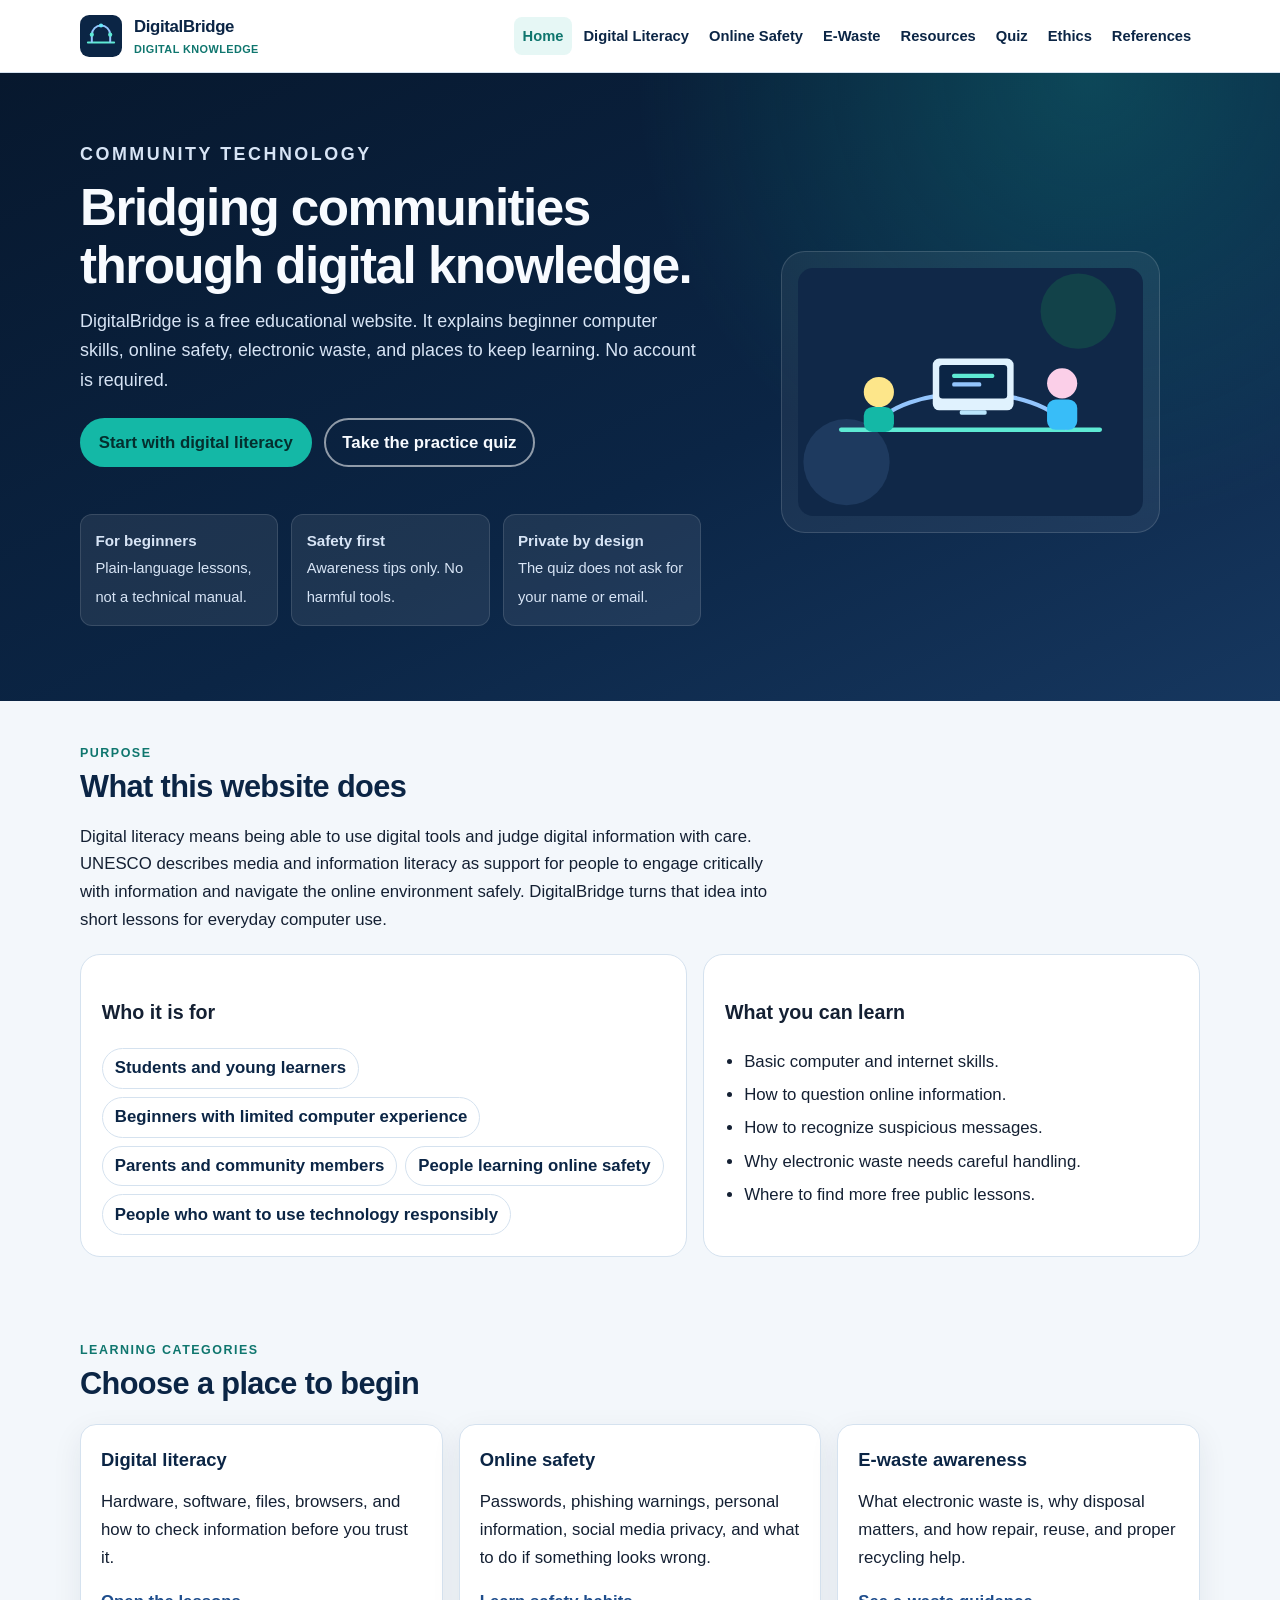
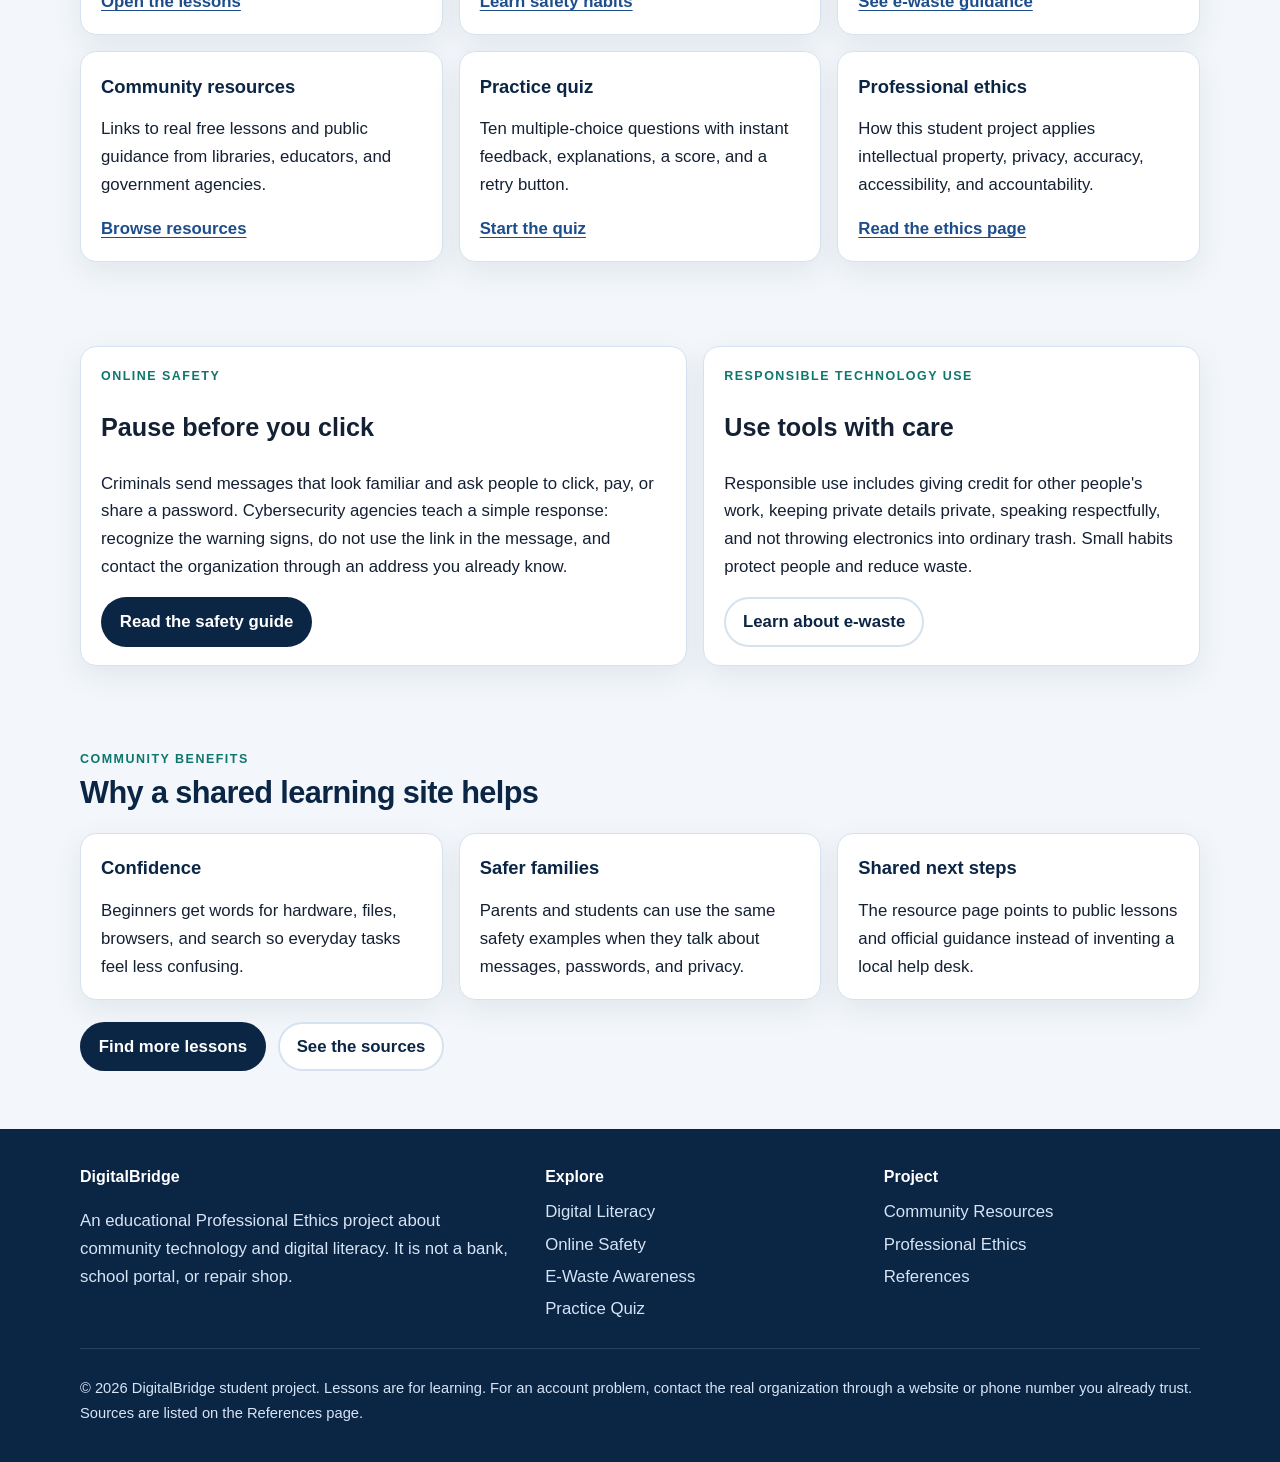
<file: digitalbridge/index.html>
<!DOCTYPE html>
<html lang="en">
<head>
  <meta charset="utf-8">
  <meta name="viewport" content="width=device-width, initial-scale=1">
  <title>DigitalBridge | Community Technology and Digital Literacy</title>
  <meta name="description" content="DigitalBridge helps students, beginners, parents, and communities learn digital skills, practice online safety, and use technology responsibly.">
  <link rel="icon" href="assets/icons/logo.svg" type="image/svg+xml">
  <link rel="stylesheet" href="css/style.css">
  <link rel="stylesheet" href="css/responsive.css">
</head>
<body class="page-home">
  <a class="skip-link" href="#main">Skip to content</a>
  <noscript>
    <p class="noscript-note">JavaScript is off. You can still read every page. The mobile menu button and the practice quiz need JavaScript.</p>
  </noscript>

  <header class="site-header">
    <div class="wrap header-inner">
      <a class="brand" href="index.html">
        <img src="assets/icons/logo.svg" alt="" width="42" height="42">
        <span>DigitalBridge<small>Digital knowledge</small></span>
      </a>
      <button class="nav-toggle" type="button" aria-expanded="false" aria-controls="site-nav">
        <span class="nav-toggle-bars" aria-hidden="true"></span>
        Menu
      </button>
      <nav class="site-nav" id="site-nav" aria-label="Primary">
        <ul>
          <li><a href="index.html" aria-current="page">Home</a></li>
          <li><a href="pages/digital-literacy.html">Digital Literacy</a></li>
          <li><a href="pages/online-safety.html">Online Safety</a></li>
          <li><a href="pages/e-waste.html">E-Waste</a></li>
          <li><a href="pages/community-resources.html">Resources</a></li>
          <li><a href="pages/quiz.html">Quiz</a></li>
          <li><a href="pages/ethics.html">Ethics</a></li>
          <li><a href="pages/references.html">References</a></li>
        </ul>
      </nav>
    </div>
  </header>

  <main id="main">
    <section class="hero">
      <div class="wrap hero-grid">
        <div>
          <p class="kicker">Community technology</p>
          <h1>Bridging communities through digital knowledge.</h1>
          <p class="lede">DigitalBridge is a free educational website. It explains beginner computer skills, online safety, electronic waste, and places to keep learning. No account is required.</p>
          <div class="actions">
            <a class="btn btn-primary" href="pages/digital-literacy.html">Start with digital literacy</a>
            <a class="btn btn-ghost" href="pages/quiz.html">Take the practice quiz</a>
          </div>
          <div class="promise-row">
            <p class="promise"><strong>For beginners</strong><span>Plain-language lessons, not a technical manual.</span></p>
            <p class="promise"><strong>Safety first</strong><span>Awareness tips only. No harmful tools.</span></p>
            <p class="promise"><strong>Private by design</strong><span>The quiz does not ask for your name or email.</span></p>
          </div>
        </div>
        <figure class="hero-figure">
          <img src="assets/images/hero-learning.svg" alt="Illustration of two learners connected by a bridge, with a laptop between them." width="640" height="460">
        </figure>
      </div>
    </section>

    <section>
      <div class="wrap">
        <div class="section-head">
          <p class="section-label">Purpose</p>
          <h2>What this website does</h2>
          <p>Digital literacy means being able to use digital tools and judge digital information with care. UNESCO describes media and information literacy as support for people to engage critically with information and navigate the online environment safely. DigitalBridge turns that idea into short lessons for everyday computer use.</p>
        </div>
        <div class="split">
          <article class="panel">
            <h3>Who it is for</h3>
            <ul class="audience">
              <li>Students and young learners</li>
              <li>Beginners with limited computer experience</li>
              <li>Parents and community members</li>
              <li>People learning online safety</li>
              <li>People who want to use technology responsibly</li>
            </ul>
          </article>
          <article class="panel">
            <h3>What you can learn</h3>
            <ul class="plain-list">
              <li>Basic computer and internet skills.</li>
              <li>How to question online information.</li>
              <li>How to recognize suspicious messages.</li>
              <li>Why electronic waste needs careful handling.</li>
              <li>Where to find more free public lessons.</li>
            </ul>
          </article>
        </div>
      </div>
    </section>

    <section>
      <div class="wrap">
        <div class="section-head">
          <p class="section-label">Learning categories</p>
          <h2>Choose a place to begin</h2>
        </div>
        <div class="grid-3">
          <article class="card">
            <h3>Digital literacy</h3>
            <p>Hardware, software, files, browsers, and how to check information before you trust it.</p>
            <a class="more" href="pages/digital-literacy.html">Open the lessons</a>
          </article>
          <article class="card">
            <h3>Online safety</h3>
            <p>Passwords, phishing warnings, personal information, social media privacy, and what to do if something looks wrong.</p>
            <a class="more" href="pages/online-safety.html">Learn safety habits</a>
          </article>
          <article class="card">
            <h3>E-waste awareness</h3>
            <p>What electronic waste is, why disposal matters, and how repair, reuse, and proper recycling help.</p>
            <a class="more" href="pages/e-waste.html">See e-waste guidance</a>
          </article>
          <article class="card">
            <h3>Community resources</h3>
            <p>Links to real free lessons and public guidance from libraries, educators, and government agencies.</p>
            <a class="more" href="pages/community-resources.html">Browse resources</a>
          </article>
          <article class="card">
            <h3>Practice quiz</h3>
            <p>Ten multiple-choice questions with instant feedback, explanations, a score, and a retry button.</p>
            <a class="more" href="pages/quiz.html">Start the quiz</a>
          </article>
          <article class="card">
            <h3>Professional ethics</h3>
            <p>How this student project applies intellectual property, privacy, accuracy, accessibility, and accountability.</p>
            <a class="more" href="pages/ethics.html">Read the ethics page</a>
          </article>
        </div>
      </div>
    </section>

    <section>
      <div class="wrap split">
        <article class="card">
          <p class="section-label">Online safety</p>
          <h2>Pause before you click</h2>
          <p>Criminals send messages that look familiar and ask people to click, pay, or share a password. Cybersecurity agencies teach a simple response: recognize the warning signs, do not use the link in the message, and contact the organization through an address you already know.</p>
          <a class="btn btn-navy" href="pages/online-safety.html">Read the safety guide</a>
        </article>
        <article class="card">
          <p class="section-label">Responsible technology use</p>
          <h2>Use tools with care</h2>
          <p>Responsible use includes giving credit for other people's work, keeping private details private, speaking respectfully, and not throwing electronics into ordinary trash. Small habits protect people and reduce waste.</p>
          <a class="btn btn-line" href="pages/e-waste.html">Learn about e-waste</a>
        </article>
      </div>
    </section>

    <section>
      <div class="wrap">
        <div class="section-head">
          <p class="section-label">Community benefits</p>
          <h2>Why a shared learning site helps</h2>
        </div>
        <div class="grid-3">
          <article class="card">
            <h3>Confidence</h3>
            <p>Beginners get words for hardware, files, browsers, and search so everyday tasks feel less confusing.</p>
          </article>
          <article class="card">
            <h3>Safer families</h3>
            <p>Parents and students can use the same safety examples when they talk about messages, passwords, and privacy.</p>
          </article>
          <article class="card">
            <h3>Shared next steps</h3>
            <p>The resource page points to public lessons and official guidance instead of inventing a local help desk.</p>
          </article>
        </div>
        <div class="actions">
          <a class="btn btn-navy" href="pages/community-resources.html">Find more lessons</a>
          <a class="btn btn-line" href="pages/references.html">See the sources</a>
        </div>
      </div>
    </section>
  </main>

  <footer class="site-footer">
    <div class="wrap footer-grid">
      <div>
        <h2>DigitalBridge</h2>
        <p>An educational Professional Ethics project about community technology and digital literacy. It is not a bank, school portal, or repair shop.</p>
      </div>
      <div>
        <h2>Explore</h2>
        <ul>
          <li><a href="pages/digital-literacy.html">Digital Literacy</a></li>
          <li><a href="pages/online-safety.html">Online Safety</a></li>
          <li><a href="pages/e-waste.html">E-Waste Awareness</a></li>
          <li><a href="pages/quiz.html">Practice Quiz</a></li>
        </ul>
      </div>
      <div>
        <h2>Project</h2>
        <ul>
          <li><a href="pages/community-resources.html">Community Resources</a></li>
          <li><a href="pages/ethics.html">Professional Ethics</a></li>
          <li><a href="pages/references.html">References</a></li>
        </ul>
      </div>
    </div>
    <div class="wrap legal">
      <p>© 2026 DigitalBridge student project. Lessons are for learning. For an account problem, contact the real organization through a website or phone number you already trust. Sources are listed on the References page.</p>
    </div>
  </footer>
  <script src="js/main.js"></script>
</body>
</html>
</file>
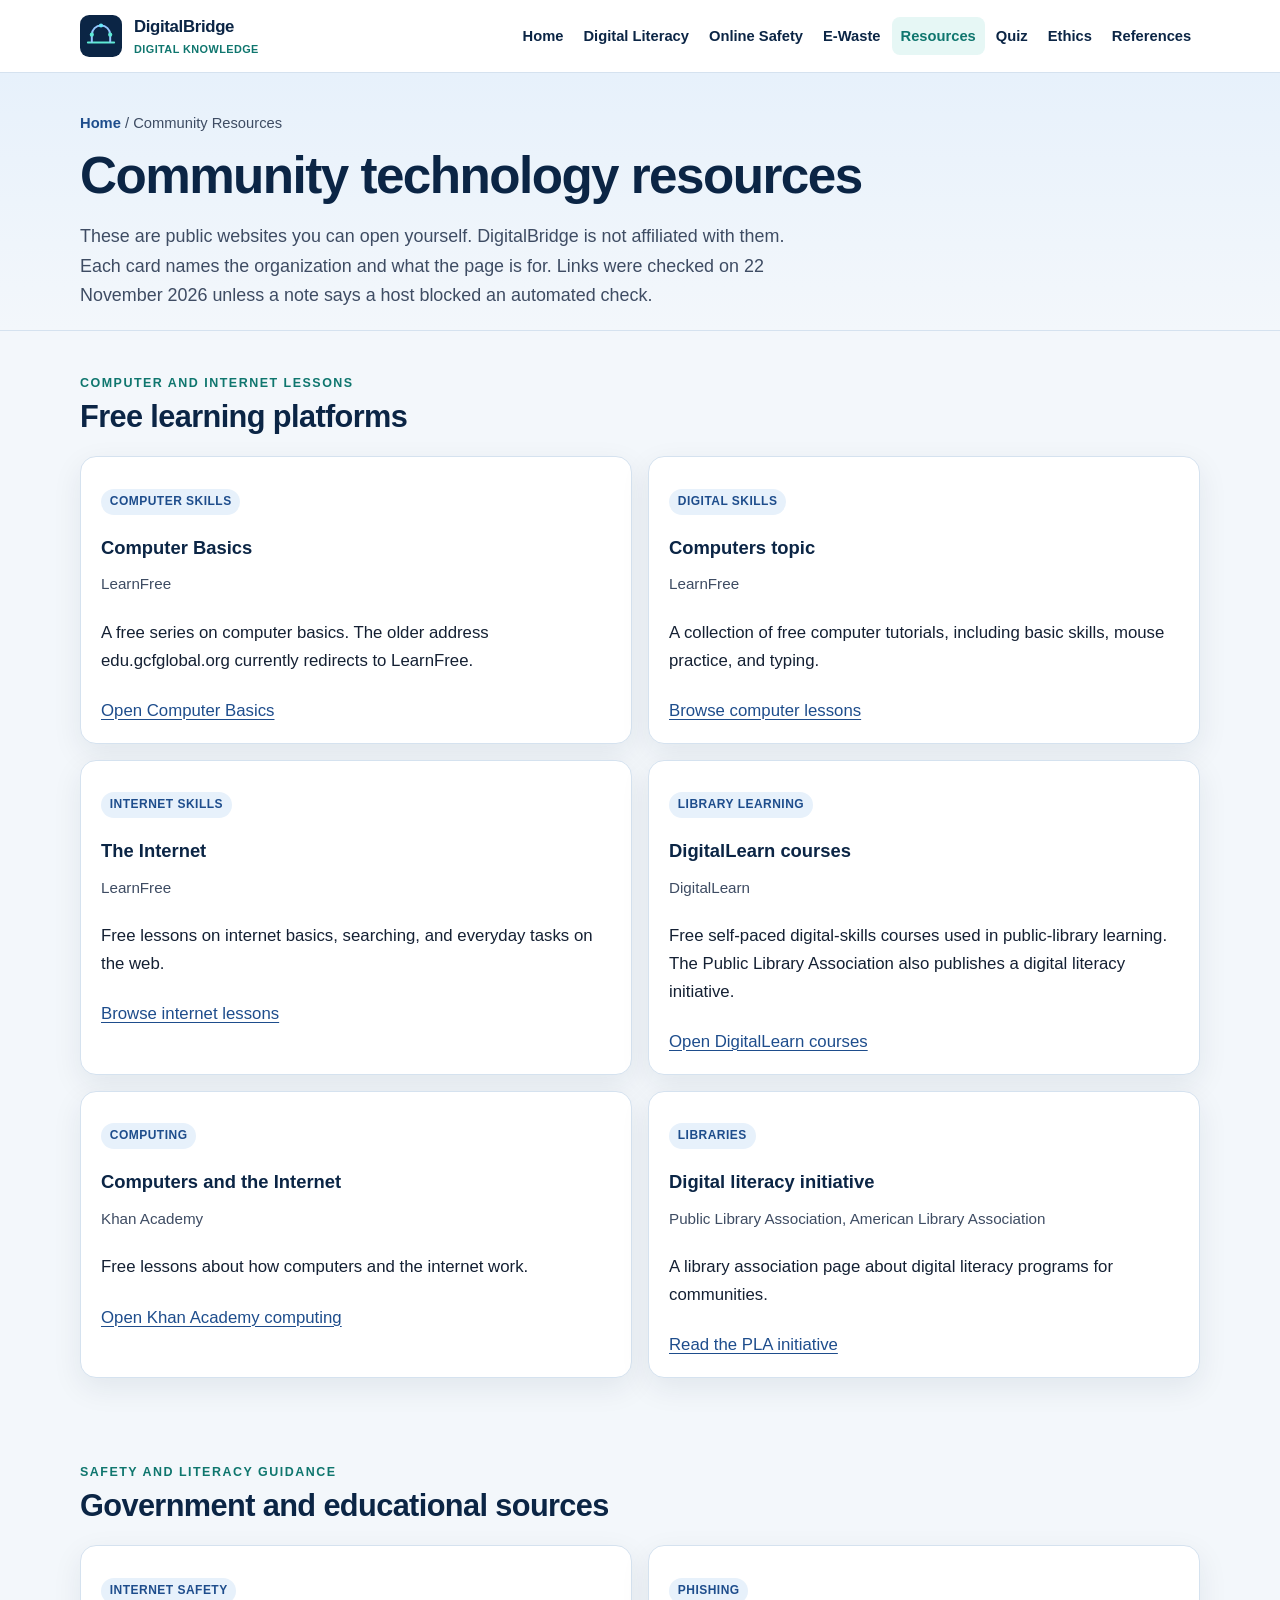
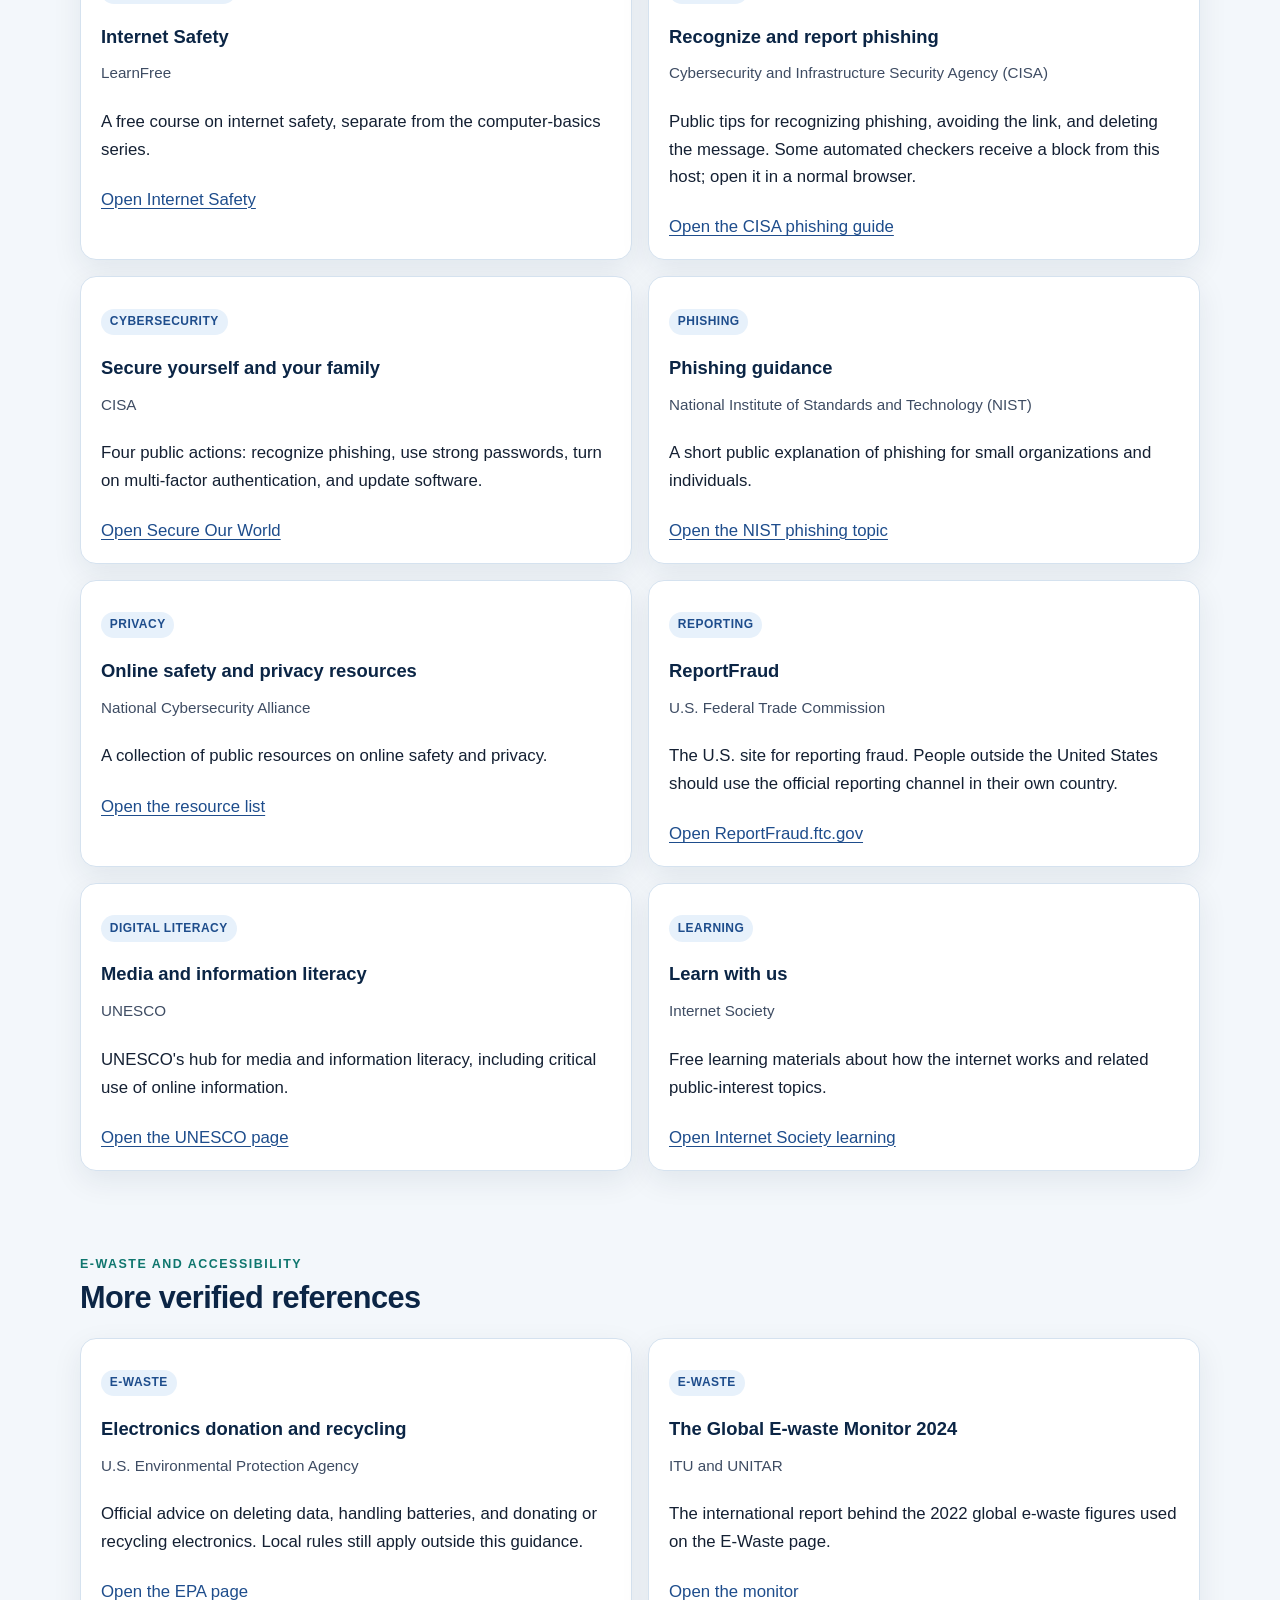
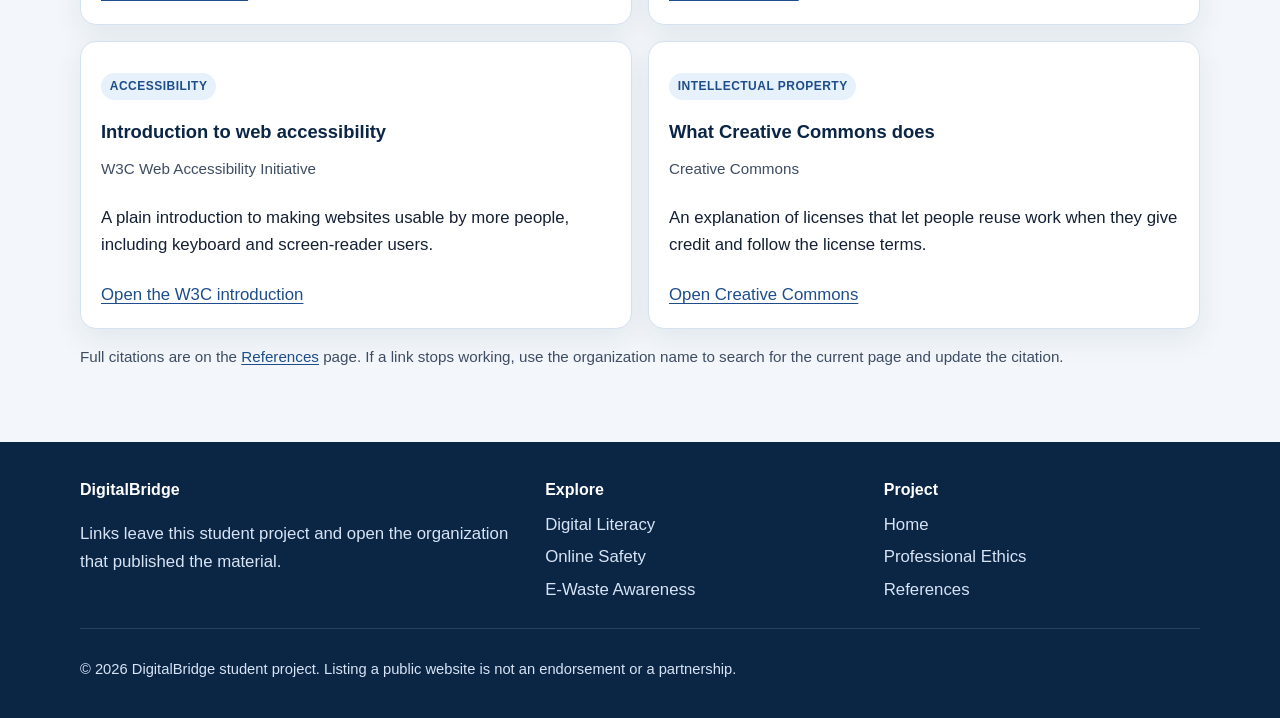
<file: digitalbridge/pages/community-resources.html>
<!DOCTYPE html>
<html lang="en">
<head>
  <meta charset="utf-8">
  <meta name="viewport" content="width=device-width, initial-scale=1">
  <title>Community Resources | DigitalBridge</title>
  <meta name="description" content="Verified free lessons and public guidance for computer skills, internet safety, digital literacy, and electronics recycling.">
  <link rel="icon" href="../assets/icons/logo.svg" type="image/svg+xml">
  <link rel="stylesheet" href="../css/style.css">
  <link rel="stylesheet" href="../css/responsive.css">
</head>
<body class="page-resources">
  <a class="skip-link" href="#main">Skip to content</a>
  <header class="site-header">
    <div class="wrap header-inner">
      <a class="brand" href="../index.html">
        <img src="../assets/icons/logo.svg" alt="" width="42" height="42">
        <span>DigitalBridge<small>Digital knowledge</small></span>
      </a>
      <button class="nav-toggle" type="button" aria-expanded="false" aria-controls="site-nav">
        <span class="nav-toggle-bars" aria-hidden="true"></span>
        Menu
      </button>
      <nav class="site-nav" id="site-nav" aria-label="Primary">
        <ul>
          <li><a href="../index.html">Home</a></li>
          <li><a href="digital-literacy.html">Digital Literacy</a></li>
          <li><a href="online-safety.html">Online Safety</a></li>
          <li><a href="e-waste.html">E-Waste</a></li>
          <li><a href="community-resources.html" aria-current="page">Resources</a></li>
          <li><a href="quiz.html">Quiz</a></li>
          <li><a href="ethics.html">Ethics</a></li>
          <li><a href="references.html">References</a></li>
        </ul>
      </nav>
    </div>
  </header>

  <main id="main">
    <header class="page-hero">
      <div class="wrap">
        <p class="crumbs"><a href="../index.html">Home</a> / Community Resources</p>
        <h1>Community technology resources</h1>
        <p class="lede">These are public websites you can open yourself. DigitalBridge is not affiliated with them. Each card names the organization and what the page is for. Links were checked on 22 November 2026 unless a note says a host blocked an automated check.</p>
      </div>
    </header>

    <section>
      <div class="wrap">
        <div class="section-head">
          <p class="section-label">Computer and internet lessons</p>
          <h2>Free learning platforms</h2>
        </div>
        <div class="grid-2">
          <article class="card resource">
            <p class="tag">Computer skills</p>
            <h3>Computer Basics</h3>
            <p class="meta">LearnFree</p>
            <p>A free series on computer basics. The older address edu.gcfglobal.org currently redirects to LearnFree.</p>
            <a href="https://www.learnfree.org/series/computer-basics" target="_blank" rel="noopener noreferrer">Open Computer Basics <span class="sr-only">(opens in a new tab)</span></a>
          </article>
          <article class="card resource">
            <p class="tag">Digital skills</p>
            <h3>Computers topic</h3>
            <p class="meta">LearnFree</p>
            <p>A collection of free computer tutorials, including basic skills, mouse practice, and typing.</p>
            <a href="https://www.learnfree.org/explore/computers-101" target="_blank" rel="noopener noreferrer">Browse computer lessons <span class="sr-only">(opens in a new tab)</span></a>
          </article>
          <article class="card resource">
            <p class="tag">Internet skills</p>
            <h3>The Internet</h3>
            <p class="meta">LearnFree</p>
            <p>Free lessons on internet basics, searching, and everyday tasks on the web.</p>
            <a href="https://www.learnfree.org/explore/the-internet" target="_blank" rel="noopener noreferrer">Browse internet lessons <span class="sr-only">(opens in a new tab)</span></a>
          </article>
          <article class="card resource">
            <p class="tag">Library learning</p>
            <h3>DigitalLearn courses</h3>
            <p class="meta">DigitalLearn</p>
            <p>Free self-paced digital-skills courses used in public-library learning. The Public Library Association also publishes a digital literacy initiative.</p>
            <a href="https://www.digitallearn.org/courses" target="_blank" rel="noopener noreferrer">Open DigitalLearn courses <span class="sr-only">(opens in a new tab)</span></a>
          </article>
          <article class="card resource">
            <p class="tag">Computing</p>
            <h3>Computers and the Internet</h3>
            <p class="meta">Khan Academy</p>
            <p>Free lessons about how computers and the internet work.</p>
            <a href="https://www.khanacademy.org/computing/computers-and-internet" target="_blank" rel="noopener noreferrer">Open Khan Academy computing <span class="sr-only">(opens in a new tab)</span></a>
          </article>
          <article class="card resource">
            <p class="tag">Libraries</p>
            <h3>Digital literacy initiative</h3>
            <p class="meta">Public Library Association, American Library Association</p>
            <p>A library association page about digital literacy programs for communities.</p>
            <a href="https://www.ala.org/pla/initiatives/digitalliteracy" target="_blank" rel="noopener noreferrer">Read the PLA initiative <span class="sr-only">(opens in a new tab)</span></a>
          </article>
        </div>
      </div>
    </section>

    <section>
      <div class="wrap">
        <div class="section-head">
          <p class="section-label">Safety and literacy guidance</p>
          <h2>Government and educational sources</h2>
        </div>
        <div class="grid-2">
          <article class="card resource">
            <p class="tag">Internet safety</p>
            <h3>Internet Safety</h3>
            <p class="meta">LearnFree</p>
            <p>A free course on internet safety, separate from the computer-basics series.</p>
            <a href="https://www.learnfree.org/series/internet-safety" target="_blank" rel="noopener noreferrer">Open Internet Safety <span class="sr-only">(opens in a new tab)</span></a>
          </article>
          <article class="card resource">
            <p class="tag">Phishing</p>
            <h3>Recognize and report phishing</h3>
            <p class="meta">Cybersecurity and Infrastructure Security Agency (CISA)</p>
            <p>Public tips for recognizing phishing, avoiding the link, and deleting the message. Some automated checkers receive a block from this host; open it in a normal browser.</p>
            <a href="https://www.cisa.gov/secure-our-world/recognize-and-report-phishing" target="_blank" rel="noopener noreferrer">Open the CISA phishing guide <span class="sr-only">(opens in a new tab)</span></a>
          </article>
          <article class="card resource">
            <p class="tag">Cybersecurity</p>
            <h3>Secure yourself and your family</h3>
            <p class="meta">CISA</p>
            <p>Four public actions: recognize phishing, use strong passwords, turn on multi-factor authentication, and update software.</p>
            <a href="https://www.cisa.gov/secure-our-world/secure-yourself-your-family" target="_blank" rel="noopener noreferrer">Open Secure Our World <span class="sr-only">(opens in a new tab)</span></a>
          </article>
          <article class="card resource">
            <p class="tag">Phishing</p>
            <h3>Phishing guidance</h3>
            <p class="meta">National Institute of Standards and Technology (NIST)</p>
            <p>A short public explanation of phishing for small organizations and individuals.</p>
            <a href="https://www.nist.gov/itl/smallbusinesscyber/guidance-topic/phishing" target="_blank" rel="noopener noreferrer">Open the NIST phishing topic <span class="sr-only">(opens in a new tab)</span></a>
          </article>
          <article class="card resource">
            <p class="tag">Privacy</p>
            <h3>Online safety and privacy resources</h3>
            <p class="meta">National Cybersecurity Alliance</p>
            <p>A collection of public resources on online safety and privacy.</p>
            <a href="https://www.staysafeonline.org/resources/online-safety-and-privacy" target="_blank" rel="noopener noreferrer">Open the resource list <span class="sr-only">(opens in a new tab)</span></a>
          </article>
          <article class="card resource">
            <p class="tag">Reporting</p>
            <h3>ReportFraud</h3>
            <p class="meta">U.S. Federal Trade Commission</p>
            <p>The U.S. site for reporting fraud. People outside the United States should use the official reporting channel in their own country.</p>
            <a href="https://reportfraud.ftc.gov/" target="_blank" rel="noopener noreferrer">Open ReportFraud.ftc.gov <span class="sr-only">(opens in a new tab)</span></a>
          </article>
          <article class="card resource">
            <p class="tag">Digital literacy</p>
            <h3>Media and information literacy</h3>
            <p class="meta">UNESCO</p>
            <p>UNESCO's hub for media and information literacy, including critical use of online information.</p>
            <a href="https://www.unesco.org/en/media-information-literacy" target="_blank" rel="noopener noreferrer">Open the UNESCO page <span class="sr-only">(opens in a new tab)</span></a>
          </article>
          <article class="card resource">
            <p class="tag">Learning</p>
            <h3>Learn with us</h3>
            <p class="meta">Internet Society</p>
            <p>Free learning materials about how the internet works and related public-interest topics.</p>
            <a href="https://www.internetsociety.org/learning/" target="_blank" rel="noopener noreferrer">Open Internet Society learning <span class="sr-only">(opens in a new tab)</span></a>
          </article>
        </div>
      </div>
    </section>

    <section>
      <div class="wrap">
        <div class="section-head">
          <p class="section-label">E-waste and accessibility</p>
          <h2>More verified references</h2>
        </div>
        <div class="grid-2">
          <article class="card resource">
            <p class="tag">E-waste</p>
            <h3>Electronics donation and recycling</h3>
            <p class="meta">U.S. Environmental Protection Agency</p>
            <p>Official advice on deleting data, handling batteries, and donating or recycling electronics. Local rules still apply outside this guidance.</p>
            <a href="https://www.epa.gov/recycle/electronics-donation-and-recycling" target="_blank" rel="noopener noreferrer">Open the EPA page <span class="sr-only">(opens in a new tab)</span></a>
          </article>
          <article class="card resource">
            <p class="tag">E-waste</p>
            <h3>The Global E-waste Monitor 2024</h3>
            <p class="meta">ITU and UNITAR</p>
            <p>The international report behind the 2022 global e-waste figures used on the E-Waste page.</p>
            <a href="https://ewastemonitor.info/the-global-e-waste-monitor-2024/" target="_blank" rel="noopener noreferrer">Open the monitor <span class="sr-only">(opens in a new tab)</span></a>
          </article>
          <article class="card resource">
            <p class="tag">Accessibility</p>
            <h3>Introduction to web accessibility</h3>
            <p class="meta">W3C Web Accessibility Initiative</p>
            <p>A plain introduction to making websites usable by more people, including keyboard and screen-reader users.</p>
            <a href="https://www.w3.org/WAI/fundamentals/accessibility-intro/" target="_blank" rel="noopener noreferrer">Open the W3C introduction <span class="sr-only">(opens in a new tab)</span></a>
          </article>
          <article class="card resource">
            <p class="tag">Intellectual property</p>
            <h3>What Creative Commons does</h3>
            <p class="meta">Creative Commons</p>
            <p>An explanation of licenses that let people reuse work when they give credit and follow the license terms.</p>
            <a href="https://creativecommons.org/what-we-do/" target="_blank" rel="noopener noreferrer">Open Creative Commons <span class="sr-only">(opens in a new tab)</span></a>
          </article>
        </div>
        <p class="note">Full citations are on the <a href="references.html">References</a> page. If a link stops working, use the organization name to search for the current page and update the citation.</p>
      </div>
    </section>
  </main>

  <footer class="site-footer">
    <div class="wrap footer-grid">
      <div>
        <h2>DigitalBridge</h2>
        <p>Links leave this student project and open the organization that published the material.</p>
      </div>
      <div>
        <h2>Explore</h2>
        <ul>
          <li><a href="digital-literacy.html">Digital Literacy</a></li>
          <li><a href="online-safety.html">Online Safety</a></li>
          <li><a href="e-waste.html">E-Waste Awareness</a></li>
        </ul>
      </div>
      <div>
        <h2>Project</h2>
        <ul>
          <li><a href="../index.html">Home</a></li>
          <li><a href="ethics.html">Professional Ethics</a></li>
          <li><a href="references.html">References</a></li>
        </ul>
      </div>
    </div>
    <div class="wrap legal">
      <p>© 2026 DigitalBridge student project. Listing a public website is not an endorsement or a partnership.</p>
    </div>
  </footer>
  <script src="../js/main.js"></script>
</body>
</html>
</file>
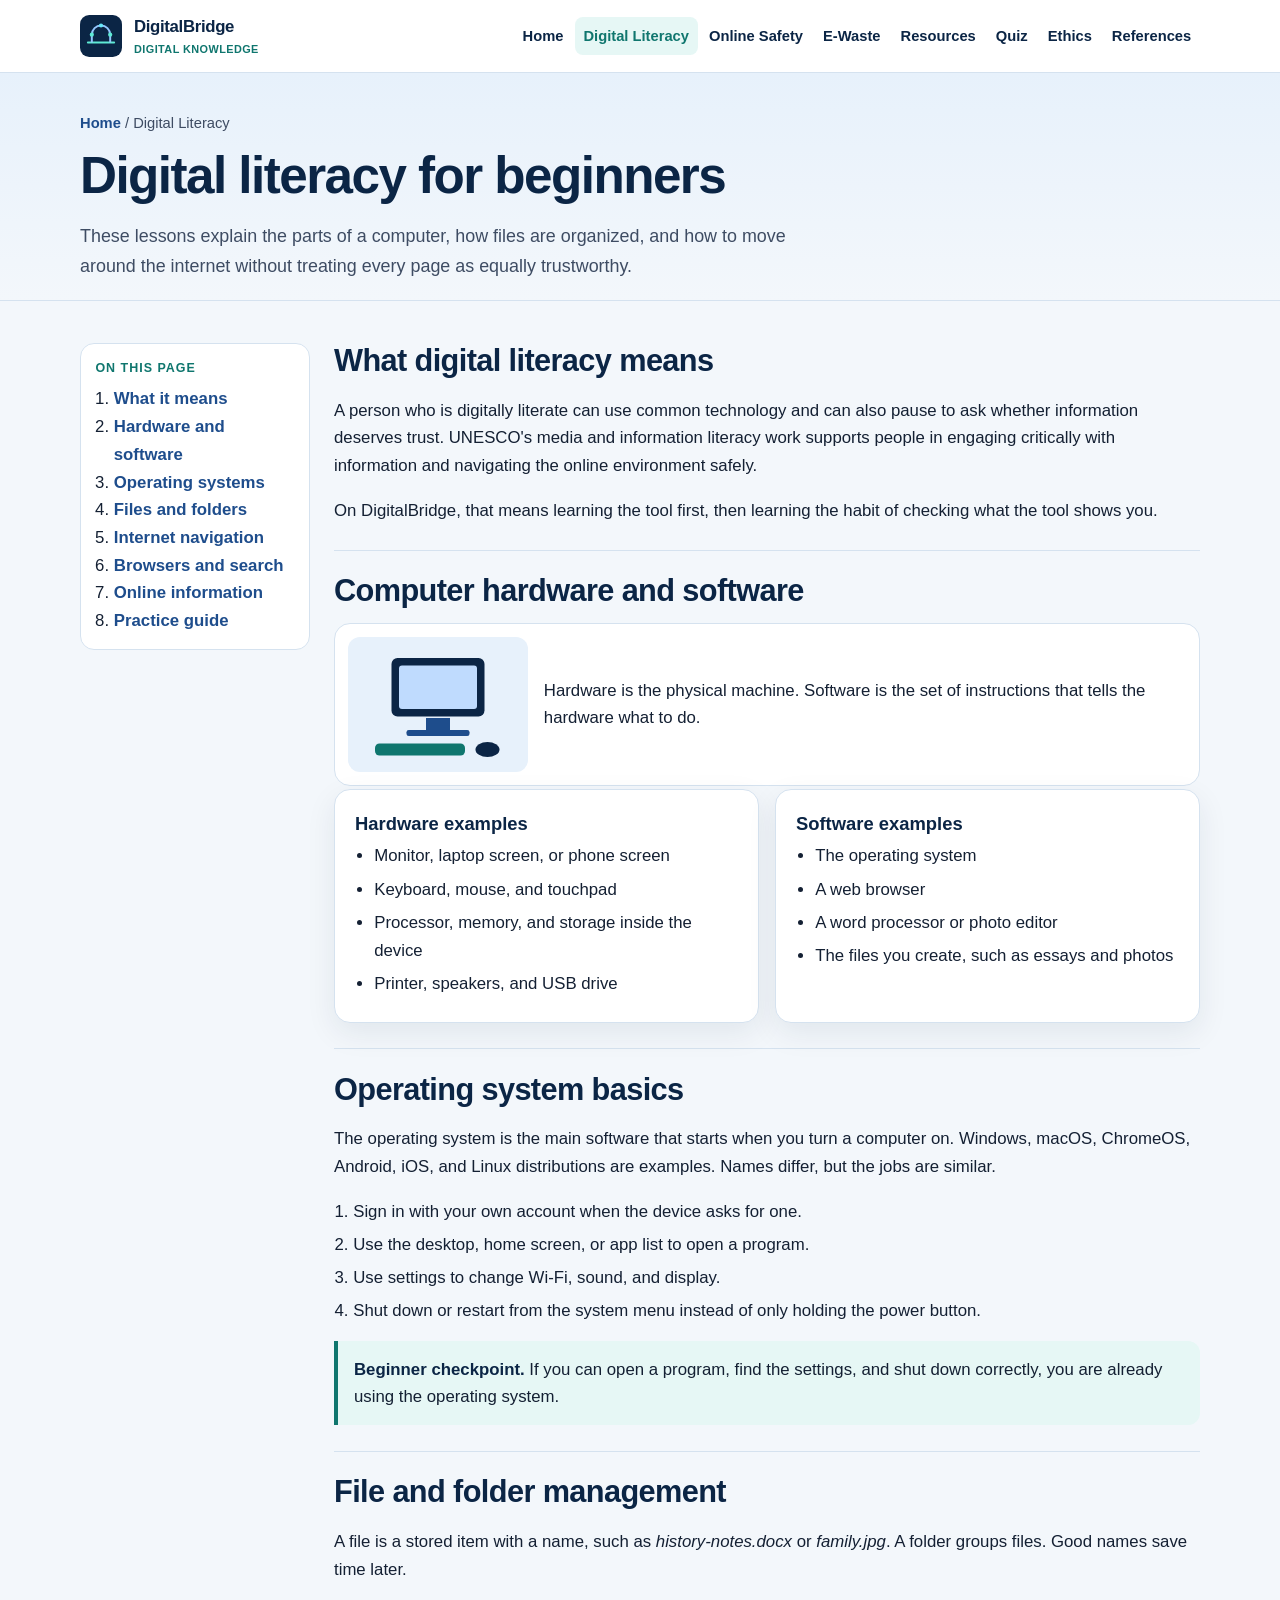
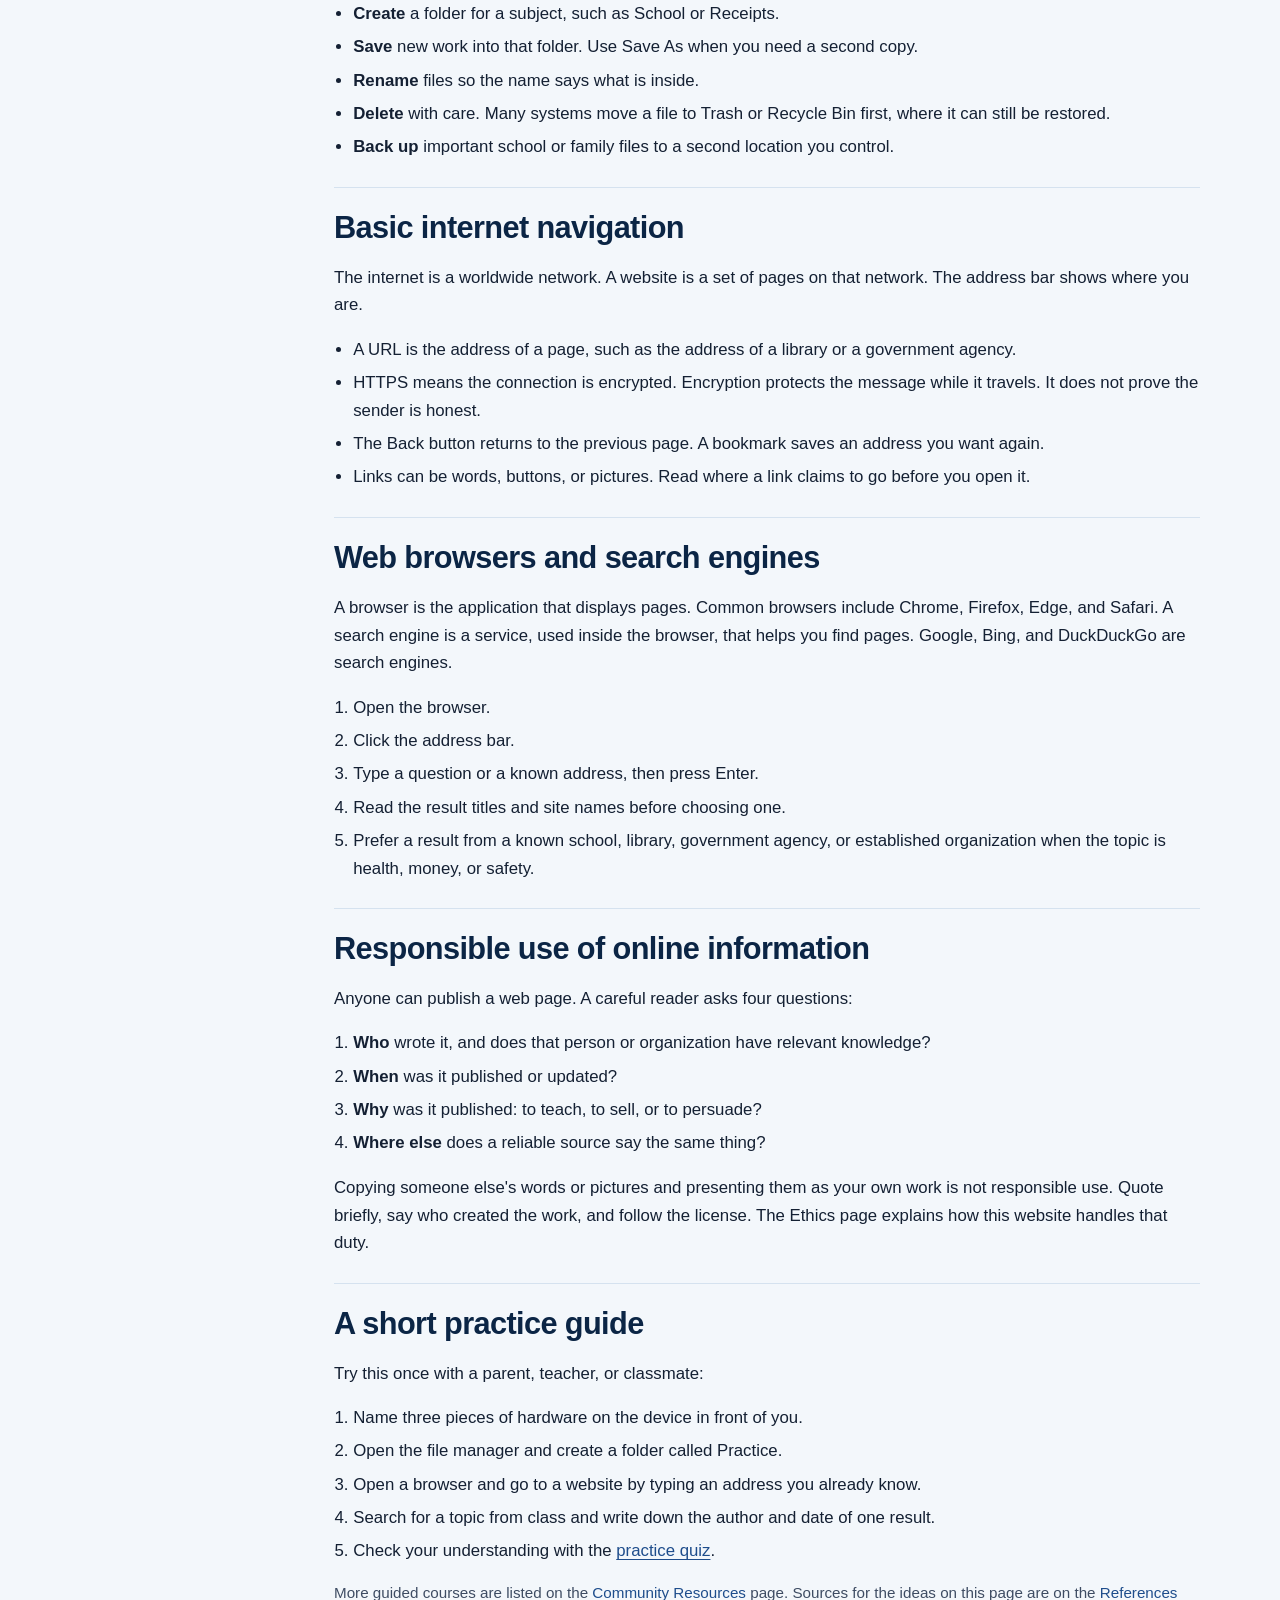
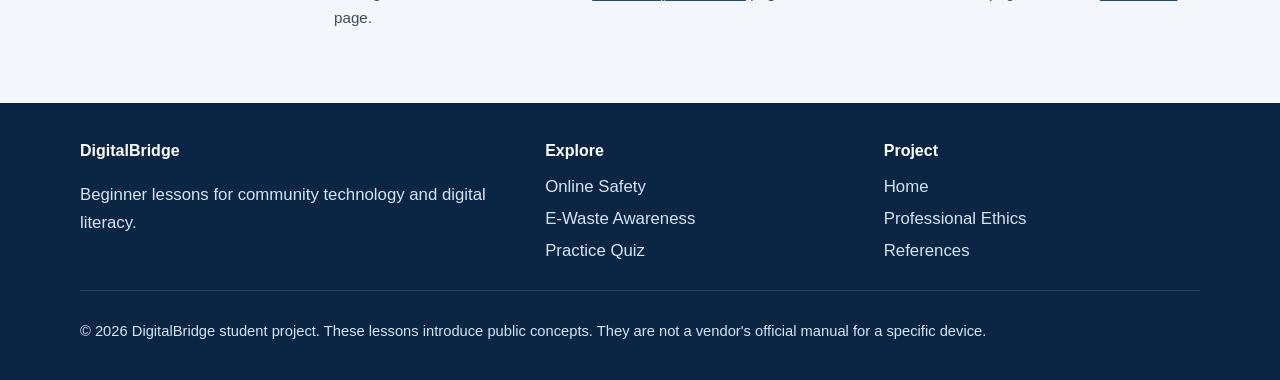
<file: digitalbridge/pages/digital-literacy.html>
<!DOCTYPE html>
<html lang="en">
<head>
  <meta charset="utf-8">
  <meta name="viewport" content="width=device-width, initial-scale=1">
  <title>Digital Literacy | DigitalBridge</title>
  <meta name="description" content="Beginner lessons on computer hardware, software, files, browsers, search engines, and responsible use of online information.">
  <link rel="icon" href="../assets/icons/logo.svg" type="image/svg+xml">
  <link rel="stylesheet" href="../css/style.css">
  <link rel="stylesheet" href="../css/responsive.css">
</head>
<body class="page-literacy">
  <a class="skip-link" href="#main">Skip to content</a>
  <header class="site-header">
    <div class="wrap header-inner">
      <a class="brand" href="../index.html">
        <img src="../assets/icons/logo.svg" alt="" width="42" height="42">
        <span>DigitalBridge<small>Digital knowledge</small></span>
      </a>
      <button class="nav-toggle" type="button" aria-expanded="false" aria-controls="site-nav">
        <span class="nav-toggle-bars" aria-hidden="true"></span>
        Menu
      </button>
      <nav class="site-nav" id="site-nav" aria-label="Primary">
        <ul>
          <li><a href="../index.html">Home</a></li>
          <li><a href="digital-literacy.html" aria-current="page">Digital Literacy</a></li>
          <li><a href="online-safety.html">Online Safety</a></li>
          <li><a href="e-waste.html">E-Waste</a></li>
          <li><a href="community-resources.html">Resources</a></li>
          <li><a href="quiz.html">Quiz</a></li>
          <li><a href="ethics.html">Ethics</a></li>
          <li><a href="references.html">References</a></li>
        </ul>
      </nav>
    </div>
  </header>

  <main id="main">
    <header class="page-hero">
      <div class="wrap">
        <p class="crumbs"><a href="../index.html">Home</a> / Digital Literacy</p>
        <h1>Digital literacy for beginners</h1>
        <p class="lede">These lessons explain the parts of a computer, how files are organized, and how to move around the internet without treating every page as equally trustworthy.</p>
      </div>
    </header>

    <section>
      <div class="wrap layout">
        <aside class="toc">
          <p>On this page</p>
          <ol>
            <li><a href="#meaning">What it means</a></li>
            <li><a href="#hardware">Hardware and software</a></li>
            <li><a href="#os">Operating systems</a></li>
            <li><a href="#files">Files and folders</a></li>
            <li><a href="#internet">Internet navigation</a></li>
            <li><a href="#search">Browsers and search</a></li>
            <li><a href="#information">Online information</a></li>
            <li><a href="#practice">Practice guide</a></li>
          </ol>
        </aside>

        <div>
          <article class="lesson" id="meaning">
            <h2>What digital literacy means</h2>
            <p>A person who is digitally literate can use common technology and can also pause to ask whether information deserves trust. UNESCO's media and information literacy work supports people in engaging critically with information and navigating the online environment safely.</p>
            <p>On DigitalBridge, that means learning the tool first, then learning the habit of checking what the tool shows you.</p>
          </article>

          <article class="lesson" id="hardware">
            <h2>Computer hardware and software</h2>
            <div class="media-row">
              <img src="../assets/images/hardware.svg" alt="Simple drawing of a desktop monitor, keyboard, and mouse." width="240" height="180">
              <p>Hardware is the physical machine. Software is the set of instructions that tells the hardware what to do.</p>
            </div>
            <div class="two-col-text">
              <div class="card">
                <h3>Hardware examples</h3>
                <ul class="plain-list">
                  <li>Monitor, laptop screen, or phone screen</li>
                  <li>Keyboard, mouse, and touchpad</li>
                  <li>Processor, memory, and storage inside the device</li>
                  <li>Printer, speakers, and USB drive</li>
                </ul>
              </div>
              <div class="card">
                <h3>Software examples</h3>
                <ul class="plain-list">
                  <li>The operating system</li>
                  <li>A web browser</li>
                  <li>A word processor or photo editor</li>
                  <li>The files you create, such as essays and photos</li>
                </ul>
              </div>
            </div>
          </article>

          <article class="lesson" id="os">
            <h2>Operating system basics</h2>
            <p>The operating system is the main software that starts when you turn a computer on. Windows, macOS, ChromeOS, Android, iOS, and Linux distributions are examples. Names differ, but the jobs are similar.</p>
            <ol class="steps">
              <li>Sign in with your own account when the device asks for one.</li>
              <li>Use the desktop, home screen, or app list to open a program.</li>
              <li>Use settings to change Wi-Fi, sound, and display.</li>
              <li>Shut down or restart from the system menu instead of only holding the power button.</li>
            </ol>
            <div class="callout">
              <strong>Beginner checkpoint.</strong> If you can open a program, find the settings, and shut down correctly, you are already using the operating system.
            </div>
          </article>

          <article class="lesson" id="files">
            <h2>File and folder management</h2>
            <p>A file is a stored item with a name, such as <em>history-notes.docx</em> or <em>family.jpg</em>. A folder groups files. Good names save time later.</p>
            <ul class="plain-list">
              <li><strong>Create</strong> a folder for a subject, such as School or Receipts.</li>
              <li><strong>Save</strong> new work into that folder. Use Save As when you need a second copy.</li>
              <li><strong>Rename</strong> files so the name says what is inside.</li>
              <li><strong>Delete</strong> with care. Many systems move a file to Trash or Recycle Bin first, where it can still be restored.</li>
              <li><strong>Back up</strong> important school or family files to a second location you control.</li>
            </ul>
          </article>

          <article class="lesson" id="internet">
            <h2>Basic internet navigation</h2>
            <p>The internet is a worldwide network. A website is a set of pages on that network. The address bar shows where you are.</p>
            <ul class="plain-list">
              <li>A URL is the address of a page, such as the address of a library or a government agency.</li>
              <li>HTTPS means the connection is encrypted. Encryption protects the message while it travels. It does not prove the sender is honest.</li>
              <li>The Back button returns to the previous page. A bookmark saves an address you want again.</li>
              <li>Links can be words, buttons, or pictures. Read where a link claims to go before you open it.</li>
            </ul>
          </article>

          <article class="lesson" id="search">
            <h2>Web browsers and search engines</h2>
            <p>A browser is the application that displays pages. Common browsers include Chrome, Firefox, Edge, and Safari. A search engine is a service, used inside the browser, that helps you find pages. Google, Bing, and DuckDuckGo are search engines.</p>
            <ol class="steps">
              <li>Open the browser.</li>
              <li>Click the address bar.</li>
              <li>Type a question or a known address, then press Enter.</li>
              <li>Read the result titles and site names before choosing one.</li>
              <li>Prefer a result from a known school, library, government agency, or established organization when the topic is health, money, or safety.</li>
            </ol>
          </article>

          <article class="lesson" id="information">
            <h2>Responsible use of online information</h2>
            <p>Anyone can publish a web page. A careful reader asks four questions:</p>
            <ol class="steps">
              <li><strong>Who</strong> wrote it, and does that person or organization have relevant knowledge?</li>
              <li><strong>When</strong> was it published or updated?</li>
              <li><strong>Why</strong> was it published: to teach, to sell, or to persuade?</li>
              <li><strong>Where else</strong> does a reliable source say the same thing?</li>
            </ol>
            <p>Copying someone else's words or pictures and presenting them as your own work is not responsible use. Quote briefly, say who created the work, and follow the license. The Ethics page explains how this website handles that duty.</p>
          </article>

          <article class="lesson" id="practice">
            <h2>A short practice guide</h2>
            <p>Try this once with a parent, teacher, or classmate:</p>
            <ol class="steps">
              <li>Name three pieces of hardware on the device in front of you.</li>
              <li>Open the file manager and create a folder called Practice.</li>
              <li>Open a browser and go to a website by typing an address you already know.</li>
              <li>Search for a topic from class and write down the author and date of one result.</li>
              <li>Check your understanding with the <a href="quiz.html">practice quiz</a>.</li>
            </ol>
            <p class="note">More guided courses are listed on the <a href="community-resources.html">Community Resources</a> page. Sources for the ideas on this page are on the <a href="references.html">References</a> page.</p>
          </article>
        </div>
      </div>
    </section>
  </main>

  <footer class="site-footer">
    <div class="wrap footer-grid">
      <div>
        <h2>DigitalBridge</h2>
        <p>Beginner lessons for community technology and digital literacy.</p>
      </div>
      <div>
        <h2>Explore</h2>
        <ul>
          <li><a href="online-safety.html">Online Safety</a></li>
          <li><a href="e-waste.html">E-Waste Awareness</a></li>
          <li><a href="quiz.html">Practice Quiz</a></li>
        </ul>
      </div>
      <div>
        <h2>Project</h2>
        <ul>
          <li><a href="../index.html">Home</a></li>
          <li><a href="ethics.html">Professional Ethics</a></li>
          <li><a href="references.html">References</a></li>
        </ul>
      </div>
    </div>
    <div class="wrap legal">
      <p>© 2026 DigitalBridge student project. These lessons introduce public concepts. They are not a vendor's official manual for a specific device.</p>
    </div>
  </footer>
  <script src="../js/main.js"></script>
</body>
</html>
</file>
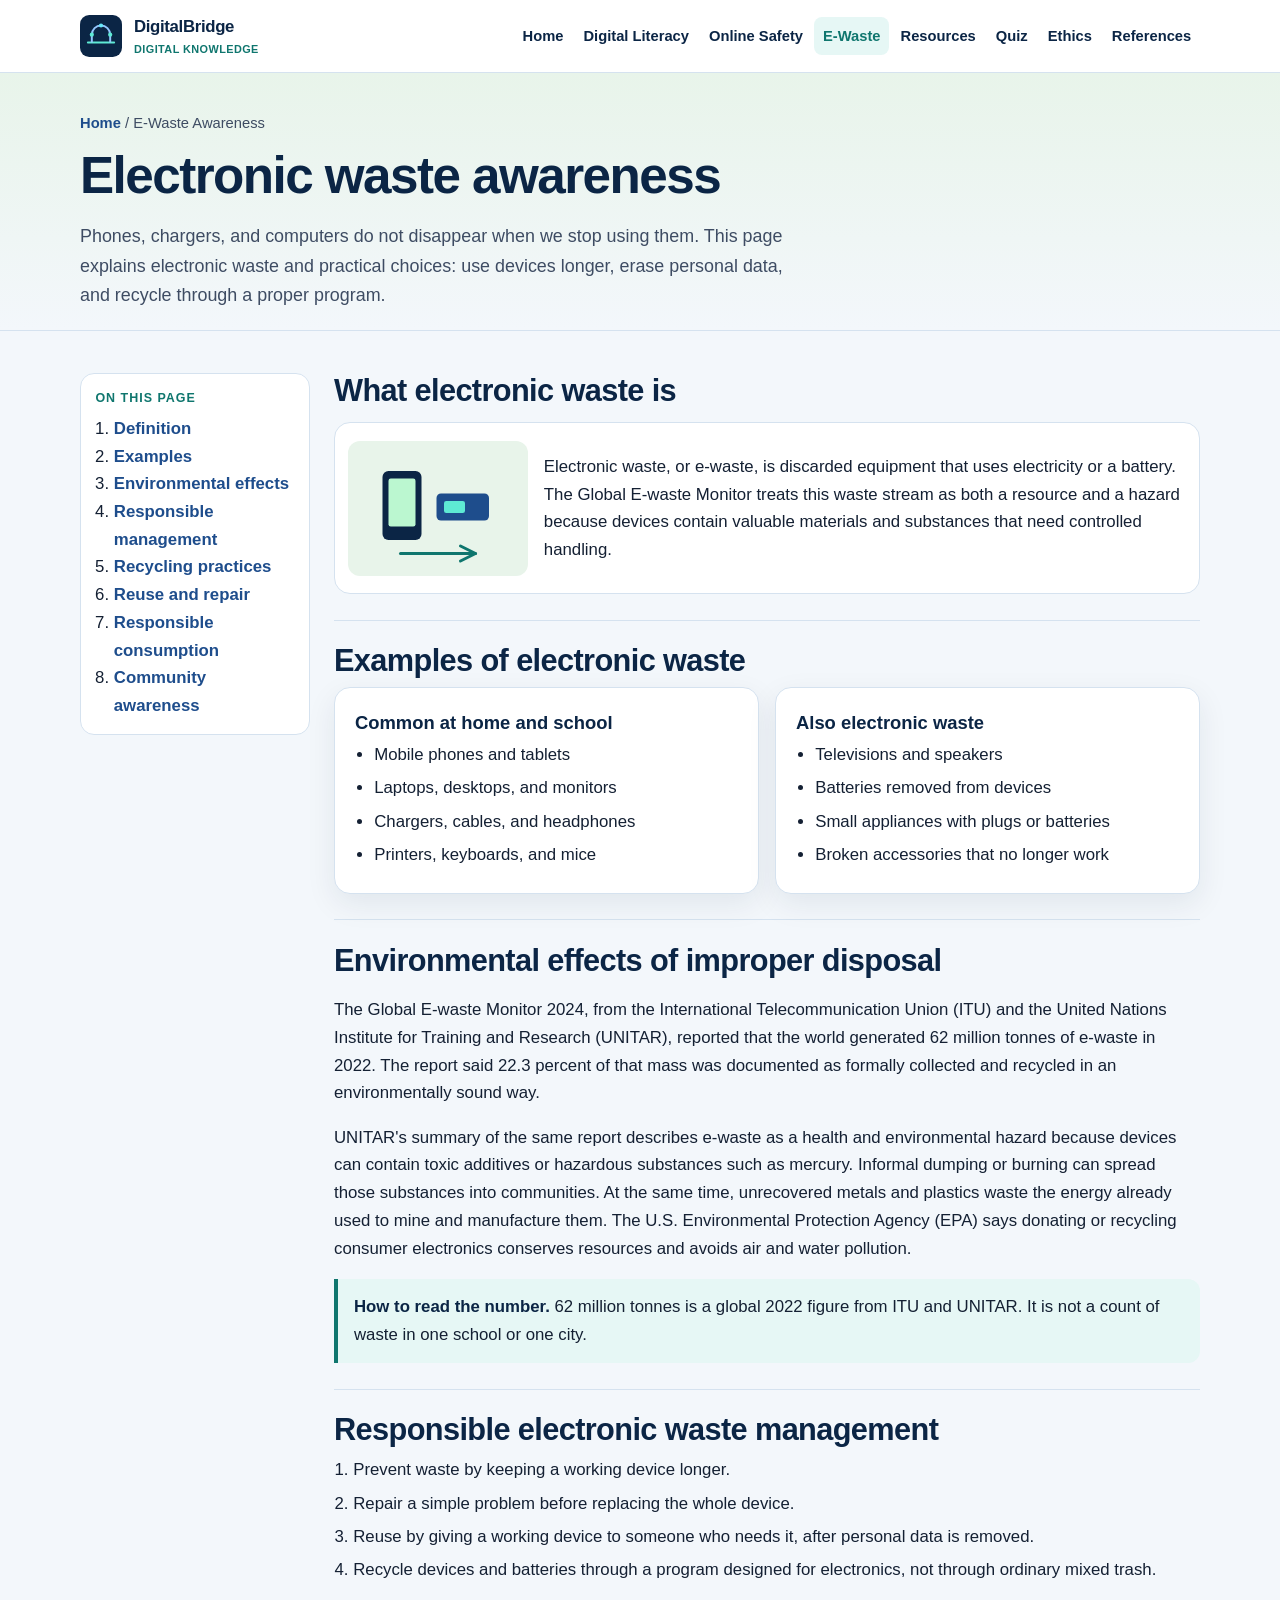
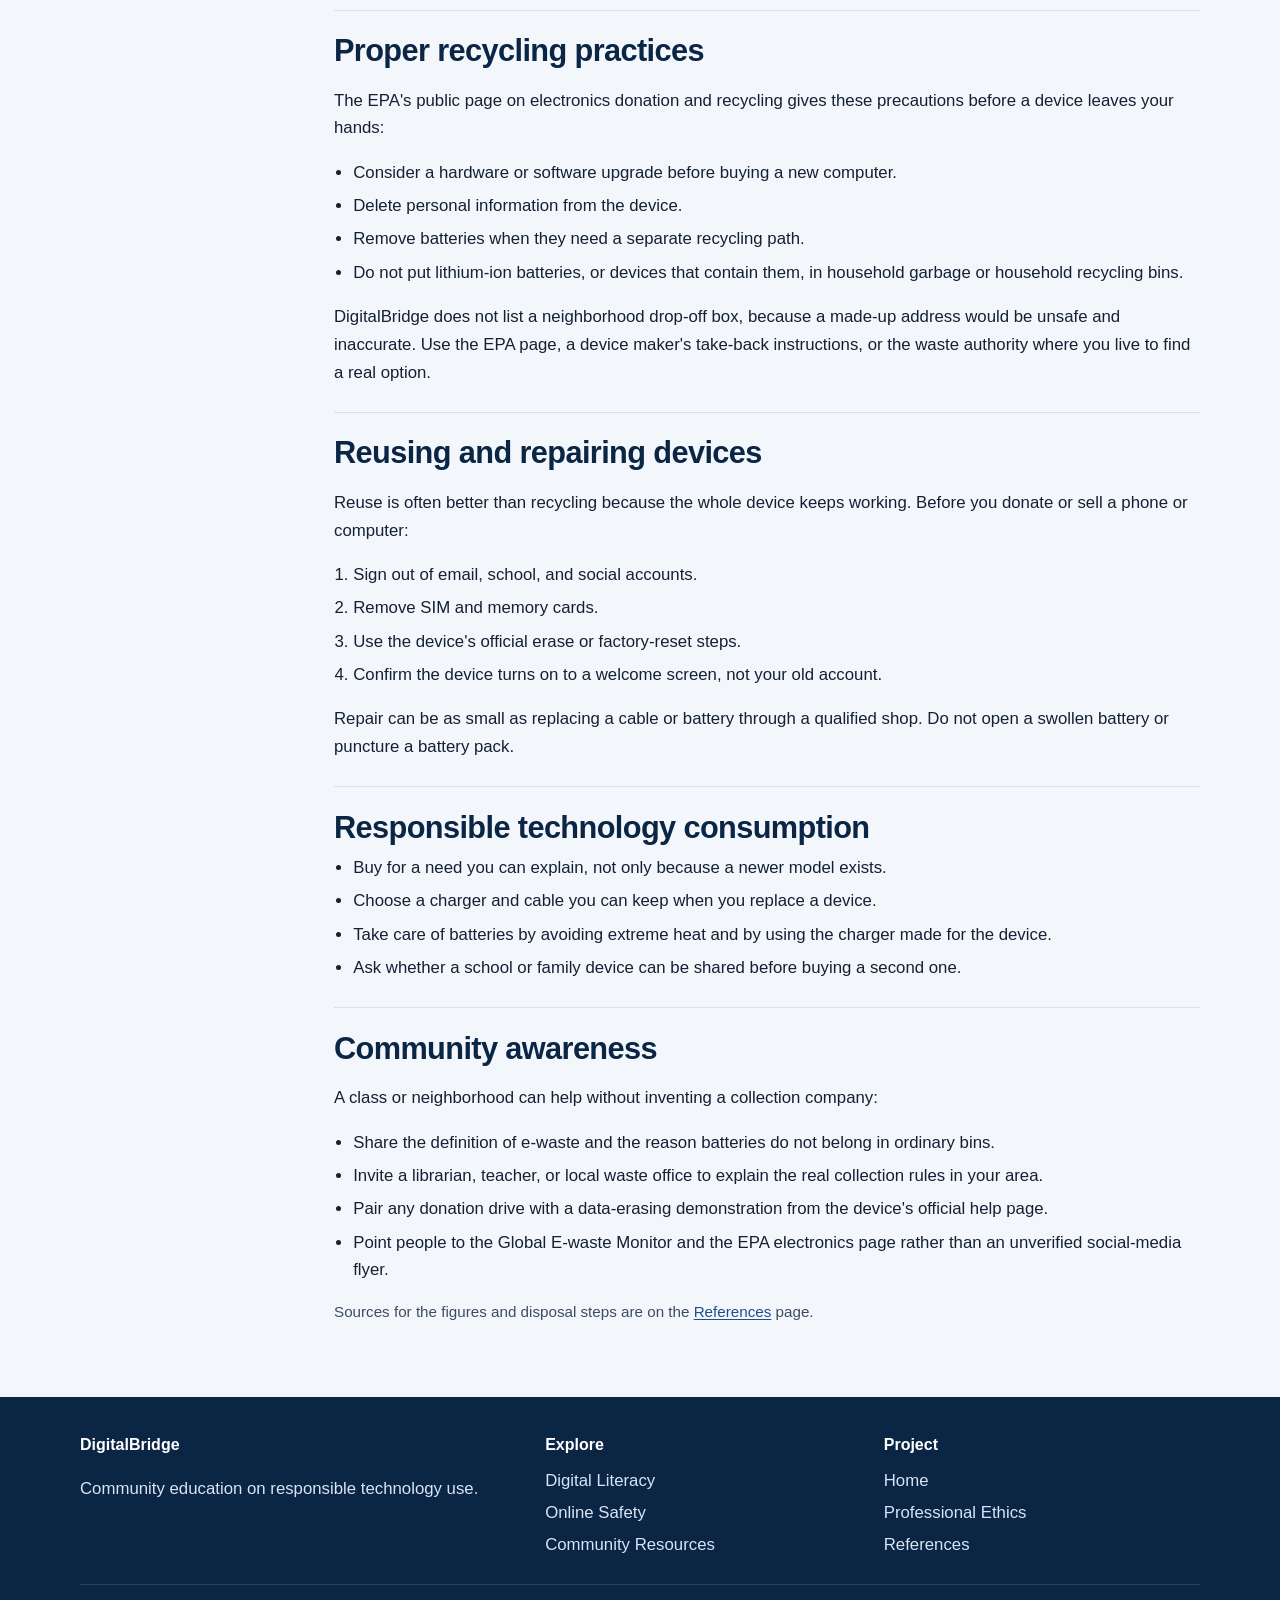
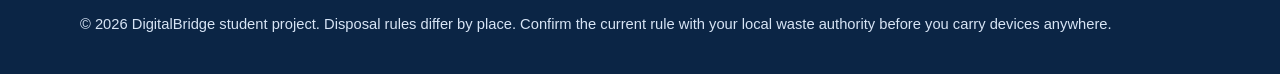
<file: digitalbridge/pages/e-waste.html>
<!DOCTYPE html>
<html lang="en">
<head>
  <meta charset="utf-8">
  <meta name="viewport" content="width=device-width, initial-scale=1">
  <title>E-Waste Awareness | DigitalBridge</title>
  <meta name="description" content="Learn what electronic waste is, why disposal matters, and how reuse, repair, and proper recycling reduce harm.">
  <link rel="icon" href="../assets/icons/logo.svg" type="image/svg+xml">
  <link rel="stylesheet" href="../css/style.css">
  <link rel="stylesheet" href="../css/responsive.css">
</head>
<body class="page-ewaste">
  <a class="skip-link" href="#main">Skip to content</a>
  <header class="site-header">
    <div class="wrap header-inner">
      <a class="brand" href="../index.html">
        <img src="../assets/icons/logo.svg" alt="" width="42" height="42">
        <span>DigitalBridge<small>Digital knowledge</small></span>
      </a>
      <button class="nav-toggle" type="button" aria-expanded="false" aria-controls="site-nav">
        <span class="nav-toggle-bars" aria-hidden="true"></span>
        Menu
      </button>
      <nav class="site-nav" id="site-nav" aria-label="Primary">
        <ul>
          <li><a href="../index.html">Home</a></li>
          <li><a href="digital-literacy.html">Digital Literacy</a></li>
          <li><a href="online-safety.html">Online Safety</a></li>
          <li><a href="e-waste.html" aria-current="page">E-Waste</a></li>
          <li><a href="community-resources.html">Resources</a></li>
          <li><a href="quiz.html">Quiz</a></li>
          <li><a href="ethics.html">Ethics</a></li>
          <li><a href="references.html">References</a></li>
        </ul>
      </nav>
    </div>
  </header>

  <main id="main">
    <header class="page-hero">
      <div class="wrap">
        <p class="crumbs"><a href="../index.html">Home</a> / E-Waste Awareness</p>
        <h1>Electronic waste awareness</h1>
        <p class="lede">Phones, chargers, and computers do not disappear when we stop using them. This page explains electronic waste and practical choices: use devices longer, erase personal data, and recycle through a proper program.</p>
      </div>
    </header>

    <section>
      <div class="wrap layout">
        <aside class="toc">
          <p>On this page</p>
          <ol>
            <li><a href="#definition">Definition</a></li>
            <li><a href="#examples">Examples</a></li>
            <li><a href="#effects">Environmental effects</a></li>
            <li><a href="#management">Responsible management</a></li>
            <li><a href="#recycling">Recycling practices</a></li>
            <li><a href="#reuse">Reuse and repair</a></li>
            <li><a href="#consumption">Responsible consumption</a></li>
            <li><a href="#community">Community awareness</a></li>
          </ol>
        </aside>
        <div>
          <article class="lesson" id="definition">
            <h2>What electronic waste is</h2>
            <div class="media-row">
              <img src="../assets/images/ewaste.svg" alt="Drawing of a phone, a battery, and an arrow suggesting recycling." width="240" height="180">
              <p>Electronic waste, or e-waste, is discarded equipment that uses electricity or a battery. The Global E-waste Monitor treats this waste stream as both a resource and a hazard because devices contain valuable materials and substances that need controlled handling.</p>
            </div>
          </article>

          <article class="lesson" id="examples">
            <h2>Examples of electronic waste</h2>
            <div class="grid-2">
              <article class="card">
                <h3>Common at home and school</h3>
                <ul class="plain-list">
                  <li>Mobile phones and tablets</li>
                  <li>Laptops, desktops, and monitors</li>
                  <li>Chargers, cables, and headphones</li>
                  <li>Printers, keyboards, and mice</li>
                </ul>
              </article>
              <article class="card">
                <h3>Also electronic waste</h3>
                <ul class="plain-list">
                  <li>Televisions and speakers</li>
                  <li>Batteries removed from devices</li>
                  <li>Small appliances with plugs or batteries</li>
                  <li>Broken accessories that no longer work</li>
                </ul>
              </article>
            </div>
          </article>

          <article class="lesson" id="effects">
            <h2>Environmental effects of improper disposal</h2>
            <p>The Global E-waste Monitor 2024, from the International Telecommunication Union (ITU) and the United Nations Institute for Training and Research (UNITAR), reported that the world generated 62 million tonnes of e-waste in 2022. The report said 22.3 percent of that mass was documented as formally collected and recycled in an environmentally sound way.</p>
            <p>UNITAR's summary of the same report describes e-waste as a health and environmental hazard because devices can contain toxic additives or hazardous substances such as mercury. Informal dumping or burning can spread those substances into communities. At the same time, unrecovered metals and plastics waste the energy already used to mine and manufacture them. The U.S. Environmental Protection Agency (EPA) says donating or recycling consumer electronics conserves resources and avoids air and water pollution.</p>
            <div class="callout">
              <strong>How to read the number.</strong> 62 million tonnes is a global 2022 figure from ITU and UNITAR. It is not a count of waste in one school or one city.
            </div>
          </article>

          <article class="lesson" id="management">
            <h2>Responsible electronic waste management</h2>
            <ol class="steps">
              <li>Prevent waste by keeping a working device longer.</li>
              <li>Repair a simple problem before replacing the whole device.</li>
              <li>Reuse by giving a working device to someone who needs it, after personal data is removed.</li>
              <li>Recycle devices and batteries through a program designed for electronics, not through ordinary mixed trash.</li>
            </ol>
          </article>

          <article class="lesson" id="recycling">
            <h2>Proper recycling practices</h2>
            <p>The EPA's public page on electronics donation and recycling gives these precautions before a device leaves your hands:</p>
            <ul class="plain-list">
              <li>Consider a hardware or software upgrade before buying a new computer.</li>
              <li>Delete personal information from the device.</li>
              <li>Remove batteries when they need a separate recycling path.</li>
              <li>Do not put lithium-ion batteries, or devices that contain them, in household garbage or household recycling bins.</li>
            </ul>
            <p>DigitalBridge does not list a neighborhood drop-off box, because a made-up address would be unsafe and inaccurate. Use the EPA page, a device maker's take-back instructions, or the waste authority where you live to find a real option.</p>
          </article>

          <article class="lesson" id="reuse">
            <h2>Reusing and repairing devices</h2>
            <p>Reuse is often better than recycling because the whole device keeps working. Before you donate or sell a phone or computer:</p>
            <ol class="steps">
              <li>Sign out of email, school, and social accounts.</li>
              <li>Remove SIM and memory cards.</li>
              <li>Use the device's official erase or factory-reset steps.</li>
              <li>Confirm the device turns on to a welcome screen, not your old account.</li>
            </ol>
            <p>Repair can be as small as replacing a cable or battery through a qualified shop. Do not open a swollen battery or puncture a battery pack.</p>
          </article>

          <article class="lesson" id="consumption">
            <h2>Responsible technology consumption</h2>
            <ul class="plain-list">
              <li>Buy for a need you can explain, not only because a newer model exists.</li>
              <li>Choose a charger and cable you can keep when you replace a device.</li>
              <li>Take care of batteries by avoiding extreme heat and by using the charger made for the device.</li>
              <li>Ask whether a school or family device can be shared before buying a second one.</li>
            </ul>
          </article>

          <article class="lesson" id="community">
            <h2>Community awareness</h2>
            <p>A class or neighborhood can help without inventing a collection company:</p>
            <ul class="plain-list">
              <li>Share the definition of e-waste and the reason batteries do not belong in ordinary bins.</li>
              <li>Invite a librarian, teacher, or local waste office to explain the real collection rules in your area.</li>
              <li>Pair any donation drive with a data-erasing demonstration from the device's official help page.</li>
              <li>Point people to the Global E-waste Monitor and the EPA electronics page rather than an unverified social-media flyer.</li>
            </ul>
            <p class="note">Sources for the figures and disposal steps are on the <a href="references.html">References</a> page.</p>
          </article>
        </div>
      </div>
    </section>
  </main>

  <footer class="site-footer">
    <div class="wrap footer-grid">
      <div>
        <h2>DigitalBridge</h2>
        <p>Community education on responsible technology use.</p>
      </div>
      <div>
        <h2>Explore</h2>
        <ul>
          <li><a href="digital-literacy.html">Digital Literacy</a></li>
          <li><a href="online-safety.html">Online Safety</a></li>
          <li><a href="community-resources.html">Community Resources</a></li>
        </ul>
      </div>
      <div>
        <h2>Project</h2>
        <ul>
          <li><a href="../index.html">Home</a></li>
          <li><a href="ethics.html">Professional Ethics</a></li>
          <li><a href="references.html">References</a></li>
        </ul>
      </div>
    </div>
    <div class="wrap legal">
      <p>© 2026 DigitalBridge student project. Disposal rules differ by place. Confirm the current rule with your local waste authority before you carry devices anywhere.</p>
    </div>
  </footer>
  <script src="../js/main.js"></script>
</body>
</html>
</file>
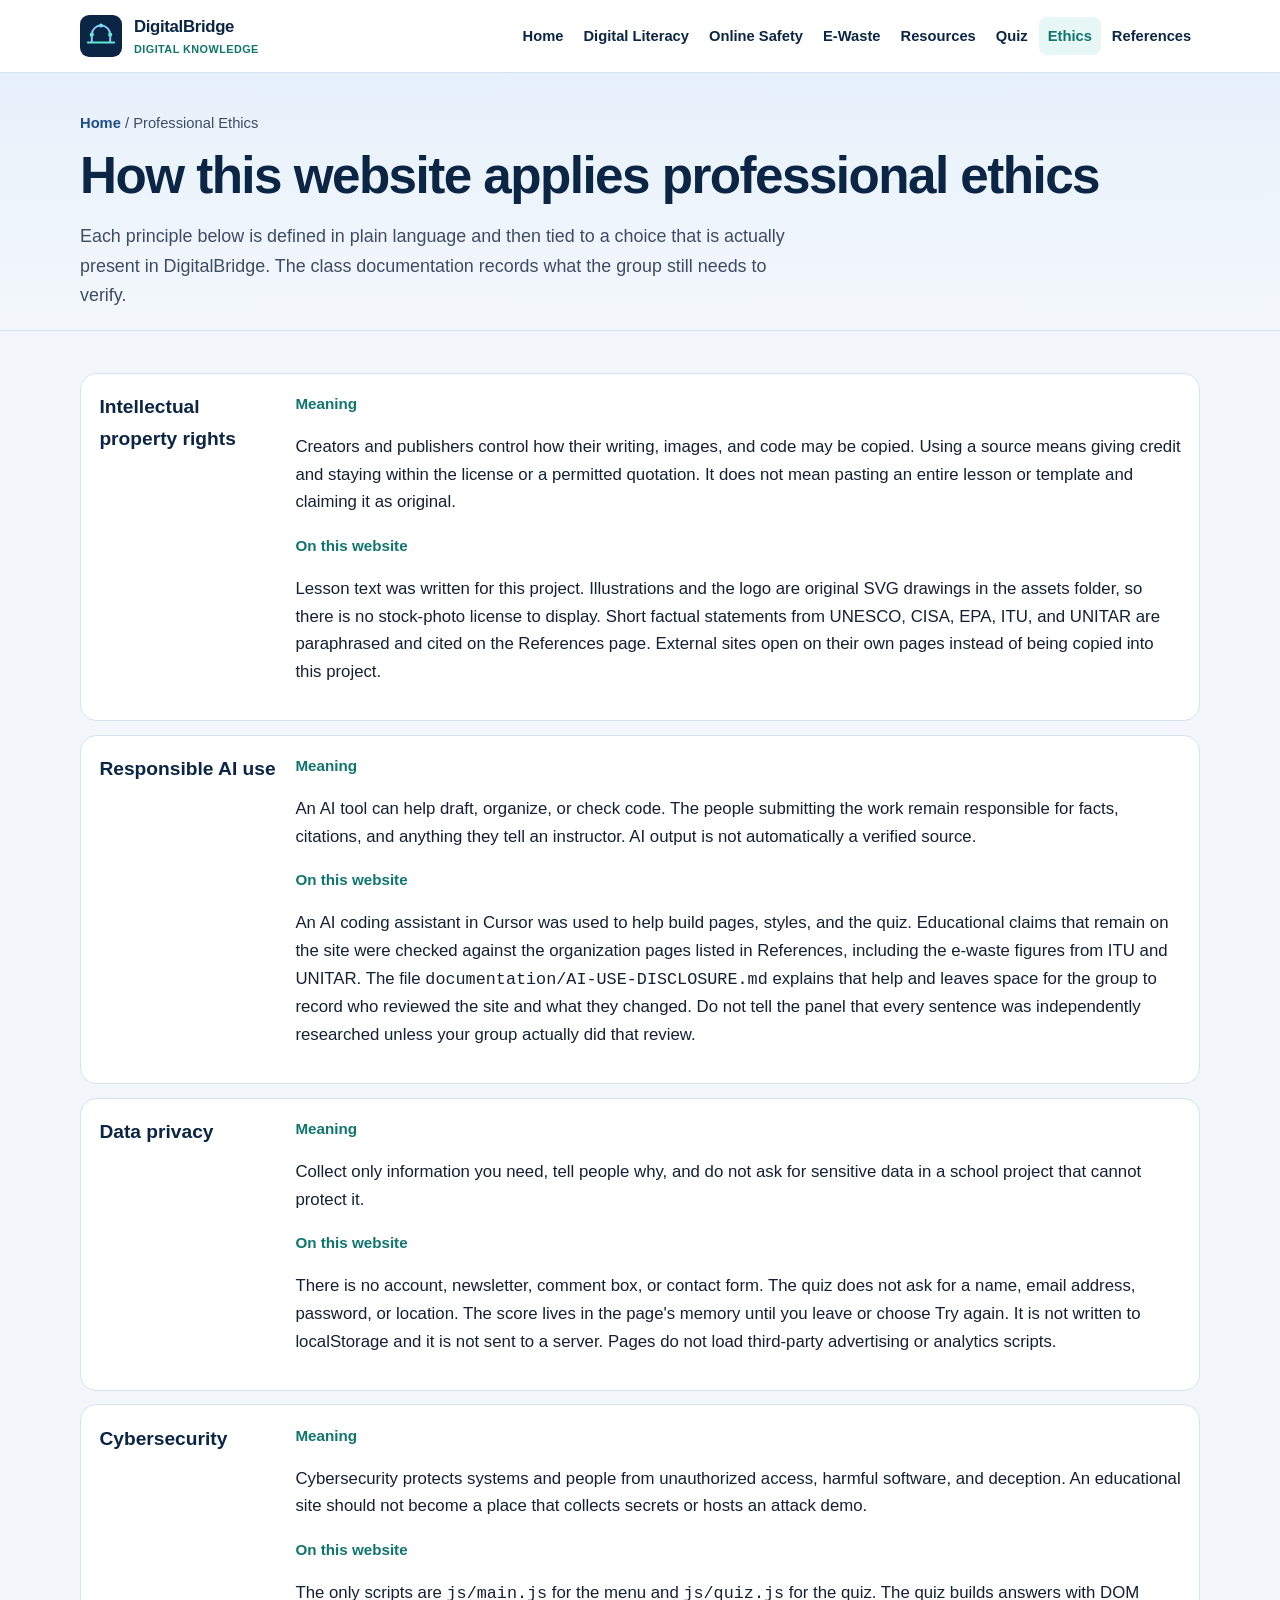
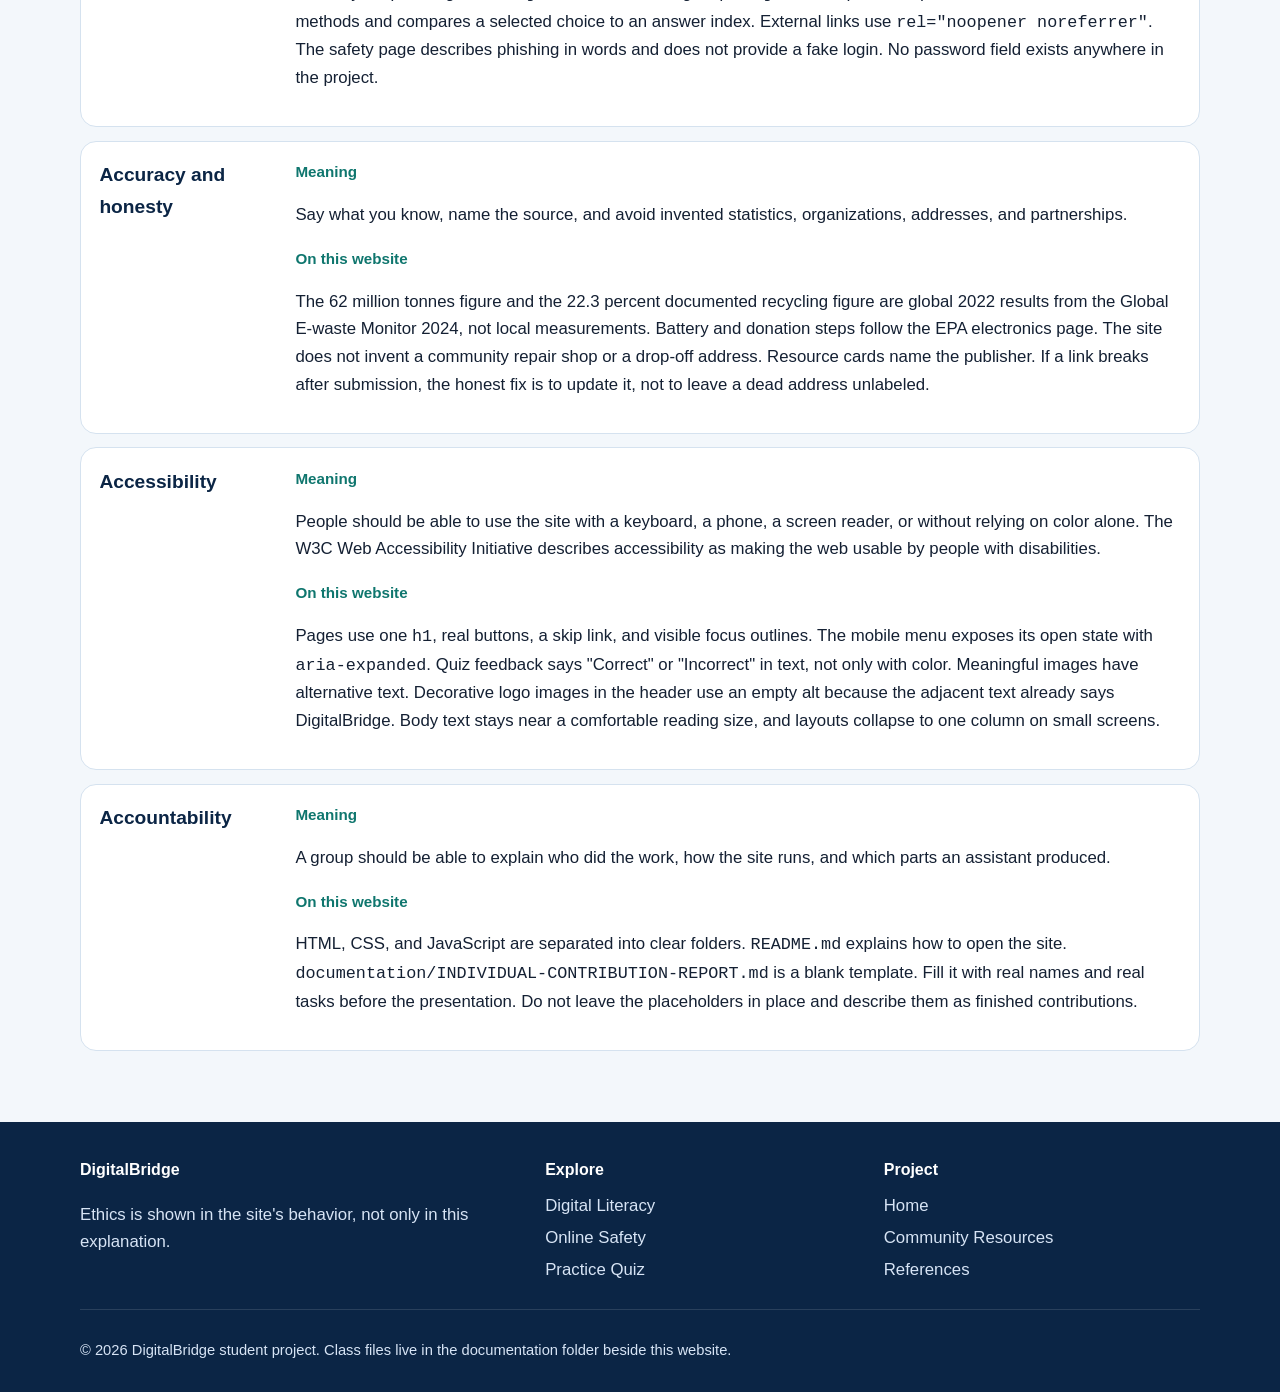
<file: digitalbridge/pages/ethics.html>
<!DOCTYPE html>
<html lang="en">
<head>
  <meta charset="utf-8">
  <meta name="viewport" content="width=device-width, initial-scale=1">
  <title>Professional Ethics | DigitalBridge</title>
  <meta name="description" content="How the DigitalBridge student website applies intellectual property, responsible AI use, privacy, cybersecurity, accuracy, accessibility, and accountability.">
  <link rel="icon" href="../assets/icons/logo.svg" type="image/svg+xml">
  <link rel="stylesheet" href="../css/style.css">
  <link rel="stylesheet" href="../css/responsive.css">
</head>
<body class="page-ethics">
  <a class="skip-link" href="#main">Skip to content</a>
  <header class="site-header">
    <div class="wrap header-inner">
      <a class="brand" href="../index.html">
        <img src="../assets/icons/logo.svg" alt="" width="42" height="42">
        <span>DigitalBridge<small>Digital knowledge</small></span>
      </a>
      <button class="nav-toggle" type="button" aria-expanded="false" aria-controls="site-nav">
        <span class="nav-toggle-bars" aria-hidden="true"></span>
        Menu
      </button>
      <nav class="site-nav" id="site-nav" aria-label="Primary">
        <ul>
          <li><a href="../index.html">Home</a></li>
          <li><a href="digital-literacy.html">Digital Literacy</a></li>
          <li><a href="online-safety.html">Online Safety</a></li>
          <li><a href="e-waste.html">E-Waste</a></li>
          <li><a href="community-resources.html">Resources</a></li>
          <li><a href="quiz.html">Quiz</a></li>
          <li><a href="ethics.html" aria-current="page">Ethics</a></li>
          <li><a href="references.html">References</a></li>
        </ul>
      </nav>
    </div>
  </header>

  <main id="main">
    <header class="page-hero">
      <div class="wrap">
        <p class="crumbs"><a href="../index.html">Home</a> / Professional Ethics</p>
        <h1>How this website applies professional ethics</h1>
        <p class="lede">Each principle below is defined in plain language and then tied to a choice that is actually present in DigitalBridge. The class documentation records what the group still needs to verify.</p>
      </div>
    </header>

    <section>
      <div class="wrap">
        <article class="principle">
          <h2>Intellectual property rights</h2>
          <div>
            <h3>Meaning</h3>
            <p>Creators and publishers control how their writing, images, and code may be copied. Using a source means giving credit and staying within the license or a permitted quotation. It does not mean pasting an entire lesson or template and claiming it as original.</p>
            <h3>On this website</h3>
            <p>Lesson text was written for this project. Illustrations and the logo are original SVG drawings in the assets folder, so there is no stock-photo license to display. Short factual statements from UNESCO, CISA, EPA, ITU, and UNITAR are paraphrased and cited on the References page. External sites open on their own pages instead of being copied into this project.</p>
          </div>
        </article>

        <article class="principle">
          <h2>Responsible AI use</h2>
          <div>
            <h3>Meaning</h3>
            <p>An AI tool can help draft, organize, or check code. The people submitting the work remain responsible for facts, citations, and anything they tell an instructor. AI output is not automatically a verified source.</p>
            <h3>On this website</h3>
            <p>An AI coding assistant in Cursor was used to help build pages, styles, and the quiz. Educational claims that remain on the site were checked against the organization pages listed in References, including the e-waste figures from ITU and UNITAR. The file <code>documentation/AI-USE-DISCLOSURE.md</code> explains that help and leaves space for the group to record who reviewed the site and what they changed. Do not tell the panel that every sentence was independently researched unless your group actually did that review.</p>
          </div>
        </article>

        <article class="principle">
          <h2>Data privacy</h2>
          <div>
            <h3>Meaning</h3>
            <p>Collect only information you need, tell people why, and do not ask for sensitive data in a school project that cannot protect it.</p>
            <h3>On this website</h3>
            <p>There is no account, newsletter, comment box, or contact form. The quiz does not ask for a name, email address, password, or location. The score lives in the page's memory until you leave or choose Try again. It is not written to localStorage and it is not sent to a server. Pages do not load third-party advertising or analytics scripts.</p>
          </div>
        </article>

        <article class="principle">
          <h2>Cybersecurity</h2>
          <div>
            <h3>Meaning</h3>
            <p>Cybersecurity protects systems and people from unauthorized access, harmful software, and deception. An educational site should not become a place that collects secrets or hosts an attack demo.</p>
            <h3>On this website</h3>
            <p>The only scripts are <code>js/main.js</code> for the menu and <code>js/quiz.js</code> for the quiz. The quiz builds answers with DOM methods and compares a selected choice to an answer index. External links use <code>rel="noopener noreferrer"</code>. The safety page describes phishing in words and does not provide a fake login. No password field exists anywhere in the project.</p>
          </div>
        </article>

        <article class="principle">
          <h2>Accuracy and honesty</h2>
          <div>
            <h3>Meaning</h3>
            <p>Say what you know, name the source, and avoid invented statistics, organizations, addresses, and partnerships.</p>
            <h3>On this website</h3>
            <p>The 62 million tonnes figure and the 22.3 percent documented recycling figure are global 2022 results from the Global E-waste Monitor 2024, not local measurements. Battery and donation steps follow the EPA electronics page. The site does not invent a community repair shop or a drop-off address. Resource cards name the publisher. If a link breaks after submission, the honest fix is to update it, not to leave a dead address unlabeled.</p>
          </div>
        </article>

        <article class="principle">
          <h2>Accessibility</h2>
          <div>
            <h3>Meaning</h3>
            <p>People should be able to use the site with a keyboard, a phone, a screen reader, or without relying on color alone. The W3C Web Accessibility Initiative describes accessibility as making the web usable by people with disabilities.</p>
            <h3>On this website</h3>
            <p>Pages use one <code>h1</code>, real buttons, a skip link, and visible focus outlines. The mobile menu exposes its open state with <code>aria-expanded</code>. Quiz feedback says "Correct" or "Incorrect" in text, not only with color. Meaningful images have alternative text. Decorative logo images in the header use an empty alt because the adjacent text already says DigitalBridge. Body text stays near a comfortable reading size, and layouts collapse to one column on small screens.</p>
          </div>
        </article>

        <article class="principle">
          <h2>Accountability</h2>
          <div>
            <h3>Meaning</h3>
            <p>A group should be able to explain who did the work, how the site runs, and which parts an assistant produced.</p>
            <h3>On this website</h3>
            <p>HTML, CSS, and JavaScript are separated into clear folders. <code>README.md</code> explains how to open the site. <code>documentation/INDIVIDUAL-CONTRIBUTION-REPORT.md</code> is a blank template. Fill it with real names and real tasks before the presentation. Do not leave the placeholders in place and describe them as finished contributions.</p>
          </div>
        </article>
      </div>
    </section>
  </main>

  <footer class="site-footer">
    <div class="wrap footer-grid">
      <div>
        <h2>DigitalBridge</h2>
        <p>Ethics is shown in the site's behavior, not only in this explanation.</p>
      </div>
      <div>
        <h2>Explore</h2>
        <ul>
          <li><a href="digital-literacy.html">Digital Literacy</a></li>
          <li><a href="online-safety.html">Online Safety</a></li>
          <li><a href="quiz.html">Practice Quiz</a></li>
        </ul>
      </div>
      <div>
        <h2>Project</h2>
        <ul>
          <li><a href="../index.html">Home</a></li>
          <li><a href="community-resources.html">Community Resources</a></li>
          <li><a href="references.html">References</a></li>
        </ul>
      </div>
    </div>
    <div class="wrap legal">
      <p>© 2026 DigitalBridge student project. Class files live in the documentation folder beside this website.</p>
    </div>
  </footer>
  <script src="../js/main.js"></script>
</body>
</html>
</file>
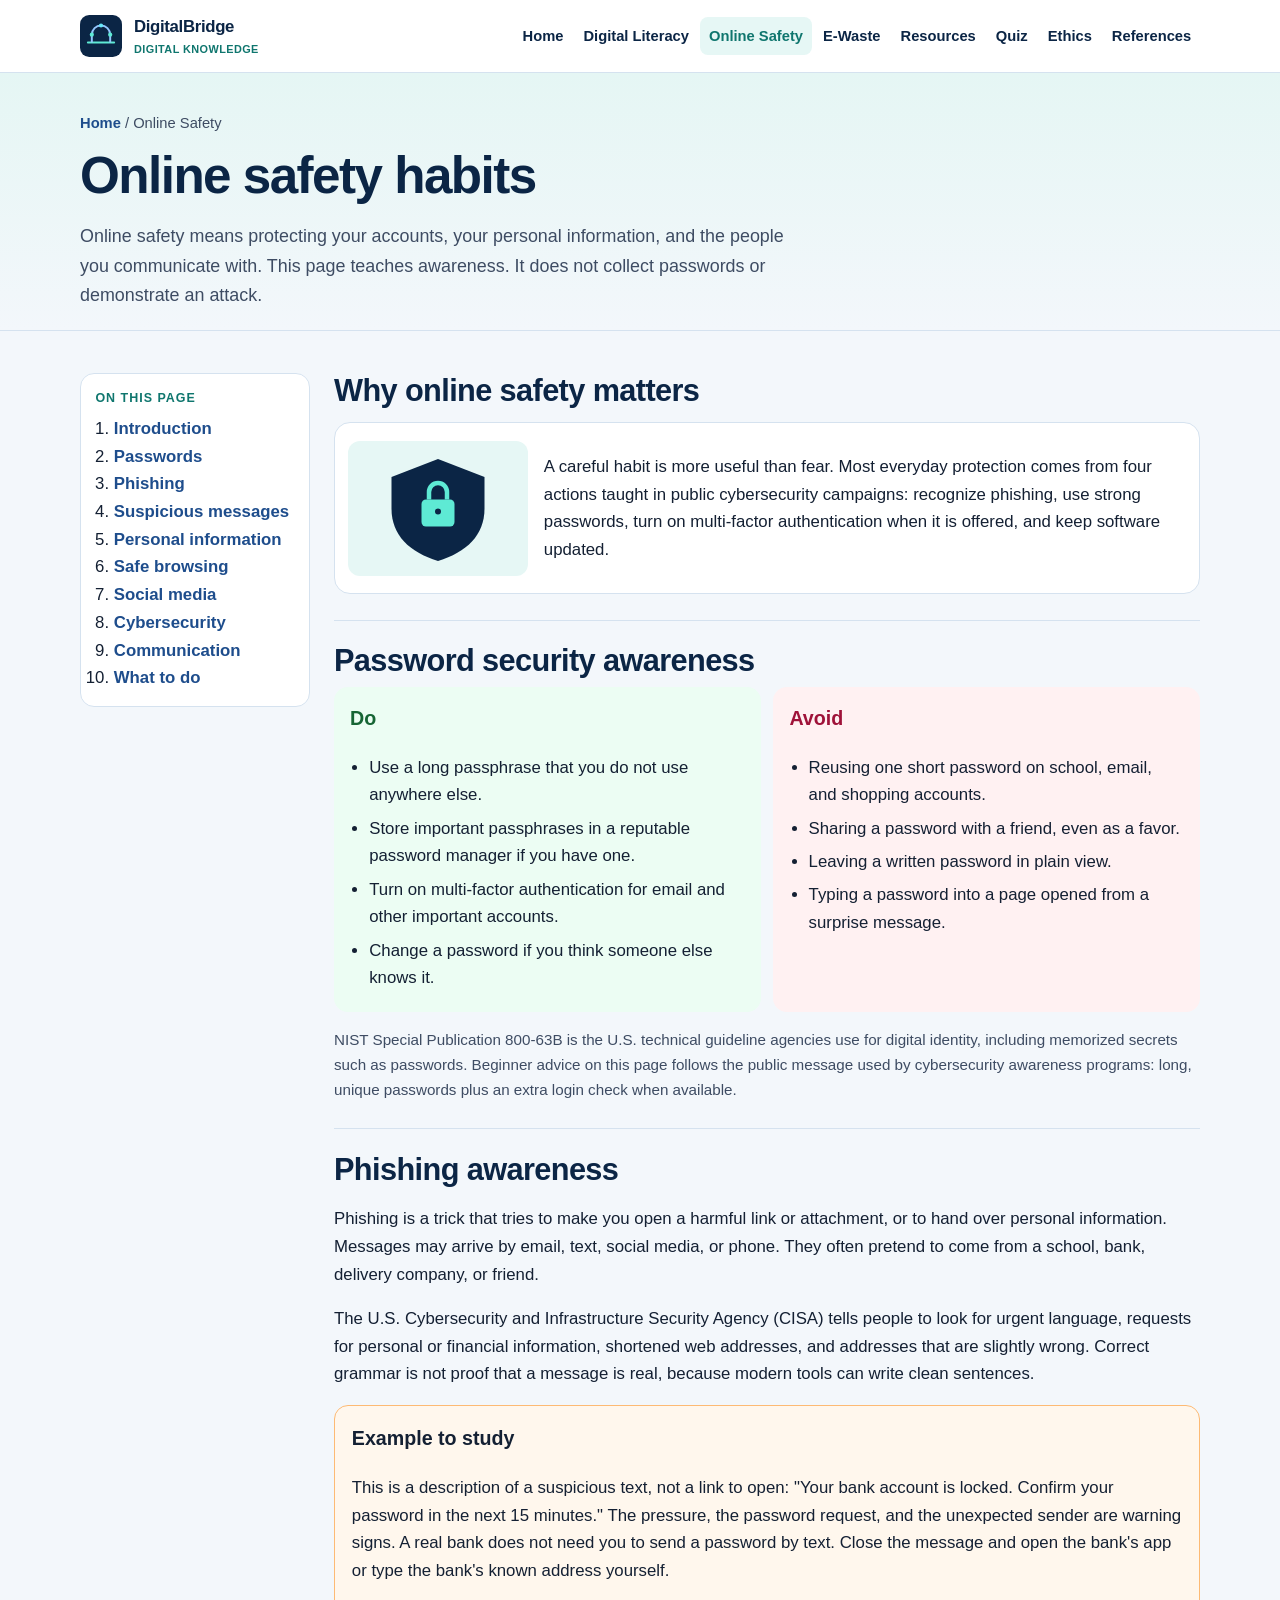
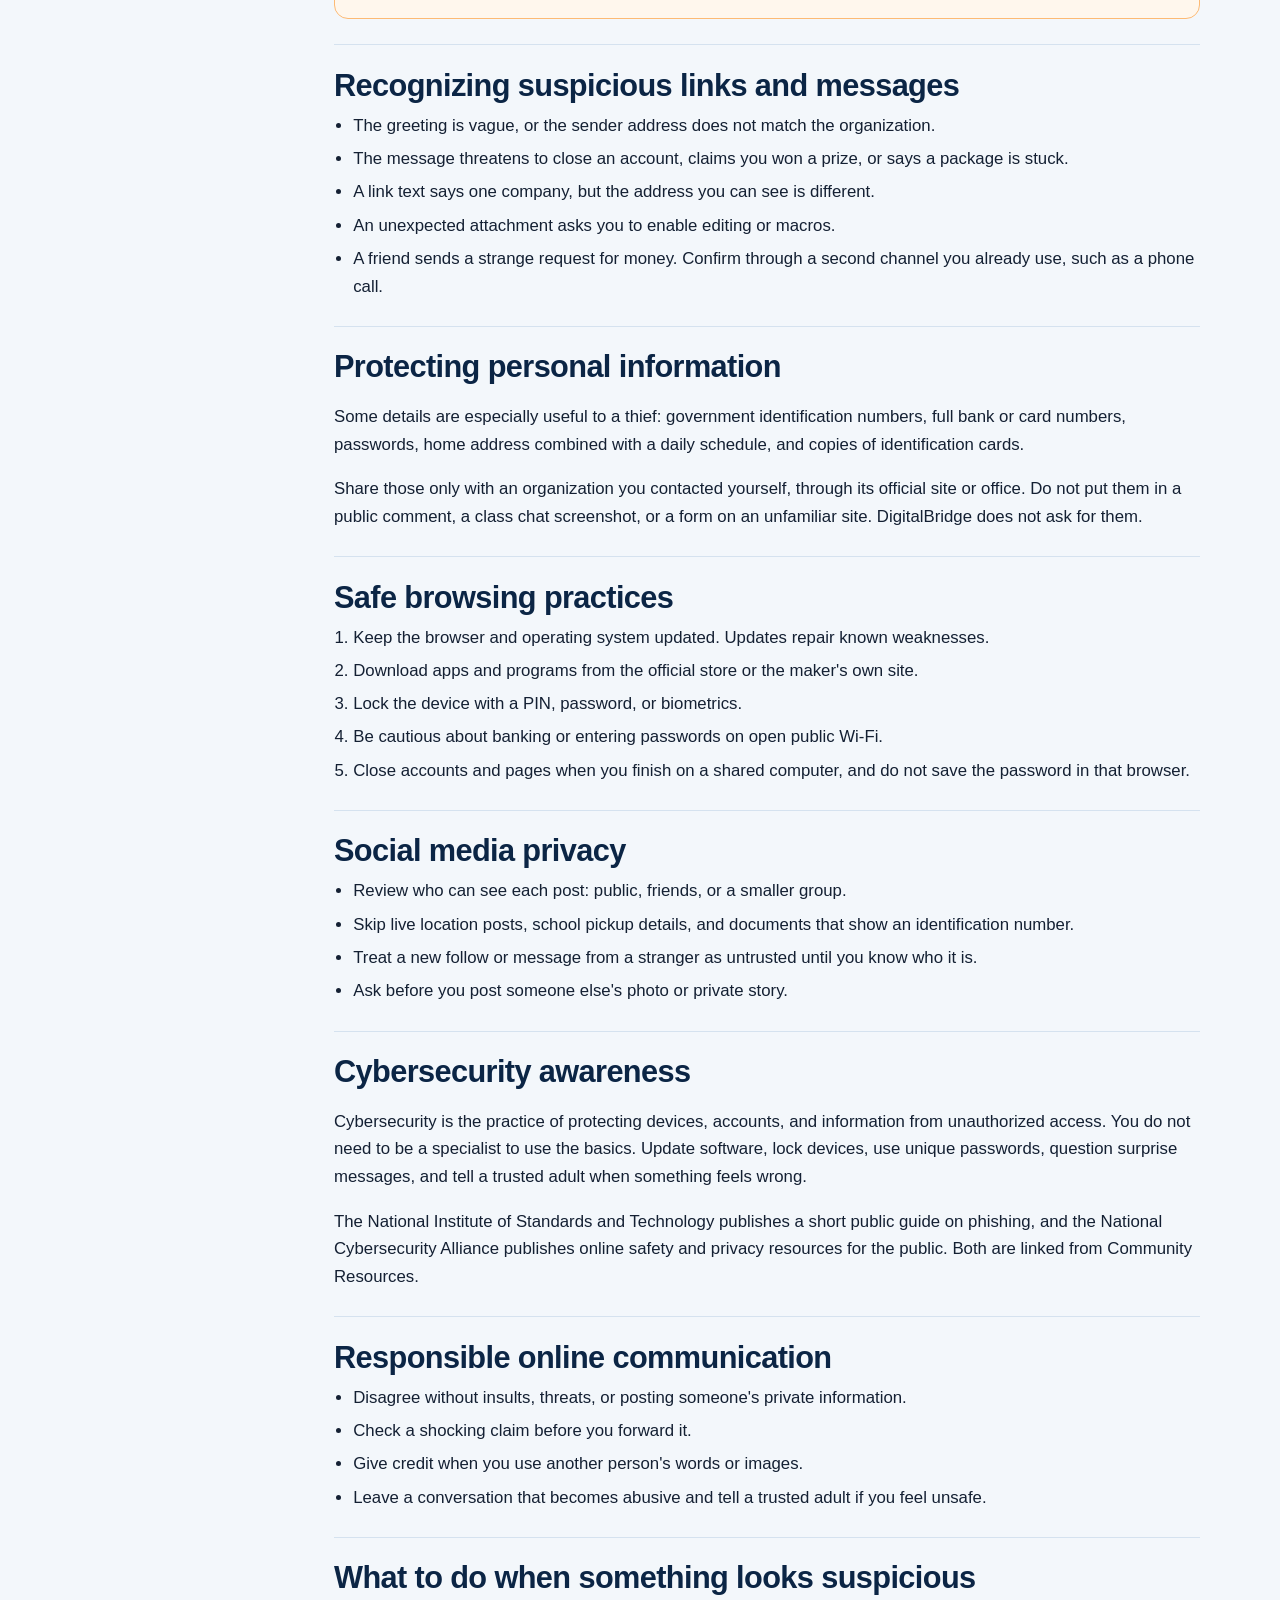
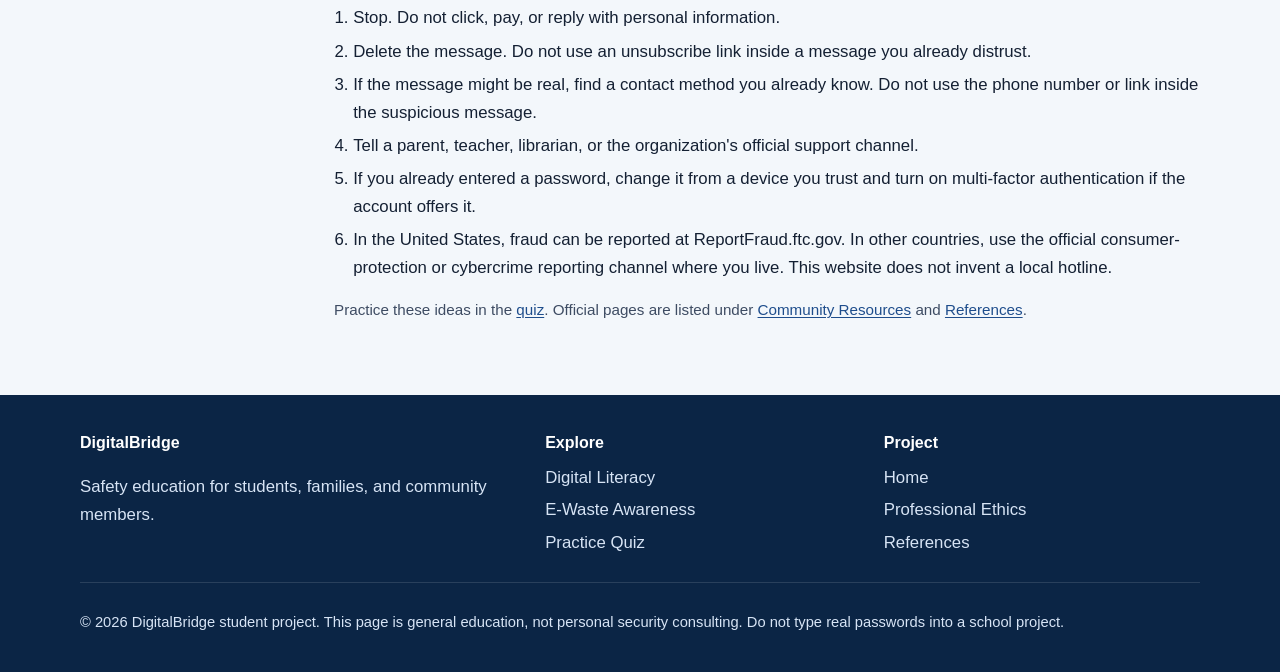
<file: digitalbridge/pages/online-safety.html>
<!DOCTYPE html>
<html lang="en">
<head>
  <meta charset="utf-8">
  <meta name="viewport" content="width=device-width, initial-scale=1">
  <title>Online Safety | DigitalBridge</title>
  <meta name="description" content="Beginner guidance on passwords, phishing, personal information, safe browsing, social media privacy, and what to do when a message looks suspicious.">
  <link rel="icon" href="../assets/icons/logo.svg" type="image/svg+xml">
  <link rel="stylesheet" href="../css/style.css">
  <link rel="stylesheet" href="../css/responsive.css">
</head>
<body class="page-safety">
  <a class="skip-link" href="#main">Skip to content</a>
  <header class="site-header">
    <div class="wrap header-inner">
      <a class="brand" href="../index.html">
        <img src="../assets/icons/logo.svg" alt="" width="42" height="42">
        <span>DigitalBridge<small>Digital knowledge</small></span>
      </a>
      <button class="nav-toggle" type="button" aria-expanded="false" aria-controls="site-nav">
        <span class="nav-toggle-bars" aria-hidden="true"></span>
        Menu
      </button>
      <nav class="site-nav" id="site-nav" aria-label="Primary">
        <ul>
          <li><a href="../index.html">Home</a></li>
          <li><a href="digital-literacy.html">Digital Literacy</a></li>
          <li><a href="online-safety.html" aria-current="page">Online Safety</a></li>
          <li><a href="e-waste.html">E-Waste</a></li>
          <li><a href="community-resources.html">Resources</a></li>
          <li><a href="quiz.html">Quiz</a></li>
          <li><a href="ethics.html">Ethics</a></li>
          <li><a href="references.html">References</a></li>
        </ul>
      </nav>
    </div>
  </header>

  <main id="main">
    <header class="page-hero">
      <div class="wrap">
        <p class="crumbs"><a href="../index.html">Home</a> / Online Safety</p>
        <h1>Online safety habits</h1>
        <p class="lede">Online safety means protecting your accounts, your personal information, and the people you communicate with. This page teaches awareness. It does not collect passwords or demonstrate an attack.</p>
      </div>
    </header>

    <section>
      <div class="wrap layout">
        <aside class="toc">
          <p>On this page</p>
          <ol>
            <li><a href="#intro">Introduction</a></li>
            <li><a href="#passwords">Passwords</a></li>
            <li><a href="#phishing">Phishing</a></li>
            <li><a href="#links">Suspicious messages</a></li>
            <li><a href="#personal">Personal information</a></li>
            <li><a href="#browsing">Safe browsing</a></li>
            <li><a href="#social">Social media</a></li>
            <li><a href="#cyber">Cybersecurity</a></li>
            <li><a href="#communication">Communication</a></li>
            <li><a href="#response">What to do</a></li>
          </ol>
        </aside>
        <div>
          <article class="lesson" id="intro">
            <h2>Why online safety matters</h2>
            <div class="media-row">
              <img src="../assets/images/safety.svg" alt="Shield with a lock, representing account protection." width="240" height="180">
              <p>A careful habit is more useful than fear. Most everyday protection comes from four actions taught in public cybersecurity campaigns: recognize phishing, use strong passwords, turn on multi-factor authentication when it is offered, and keep software updated.</p>
            </div>
          </article>

          <article class="lesson" id="passwords">
            <h2>Password security awareness</h2>
            <div class="do-avoid">
              <div class="do">
                <h3>Do</h3>
                <ul class="plain-list">
                  <li>Use a long passphrase that you do not use anywhere else.</li>
                  <li>Store important passphrases in a reputable password manager if you have one.</li>
                  <li>Turn on multi-factor authentication for email and other important accounts.</li>
                  <li>Change a password if you think someone else knows it.</li>
                </ul>
              </div>
              <div class="avoid">
                <h3>Avoid</h3>
                <ul class="plain-list">
                  <li>Reusing one short password on school, email, and shopping accounts.</li>
                  <li>Sharing a password with a friend, even as a favor.</li>
                  <li>Leaving a written password in plain view.</li>
                  <li>Typing a password into a page opened from a surprise message.</li>
                </ul>
              </div>
            </div>
            <p class="note">NIST Special Publication 800-63B is the U.S. technical guideline agencies use for digital identity, including memorized secrets such as passwords. Beginner advice on this page follows the public message used by cybersecurity awareness programs: long, unique passwords plus an extra login check when available.</p>
          </article>

          <article class="lesson" id="phishing">
            <h2>Phishing awareness</h2>
            <p>Phishing is a trick that tries to make you open a harmful link or attachment, or to hand over personal information. Messages may arrive by email, text, social media, or phone. They often pretend to come from a school, bank, delivery company, or friend.</p>
            <p>The U.S. Cybersecurity and Infrastructure Security Agency (CISA) tells people to look for urgent language, requests for personal or financial information, shortened web addresses, and addresses that are slightly wrong. Correct grammar is not proof that a message is real, because modern tools can write clean sentences.</p>
            <div class="scenario">
              <h3>Example to study</h3>
              <p>This is a description of a suspicious text, not a link to open: "Your bank account is locked. Confirm your password in the next 15 minutes." The pressure, the password request, and the unexpected sender are warning signs. A real bank does not need you to send a password by text. Close the message and open the bank's app or type the bank's known address yourself.</p>
            </div>
          </article>

          <article class="lesson" id="links">
            <h2>Recognizing suspicious links and messages</h2>
            <ul class="plain-list">
              <li>The greeting is vague, or the sender address does not match the organization.</li>
              <li>The message threatens to close an account, claims you won a prize, or says a package is stuck.</li>
              <li>A link text says one company, but the address you can see is different.</li>
              <li>An unexpected attachment asks you to enable editing or macros.</li>
              <li>A friend sends a strange request for money. Confirm through a second channel you already use, such as a phone call.</li>
            </ul>
          </article>

          <article class="lesson" id="personal">
            <h2>Protecting personal information</h2>
            <p>Some details are especially useful to a thief: government identification numbers, full bank or card numbers, passwords, home address combined with a daily schedule, and copies of identification cards.</p>
            <p>Share those only with an organization you contacted yourself, through its official site or office. Do not put them in a public comment, a class chat screenshot, or a form on an unfamiliar site. DigitalBridge does not ask for them.</p>
          </article>

          <article class="lesson" id="browsing">
            <h2>Safe browsing practices</h2>
            <ol class="steps">
              <li>Keep the browser and operating system updated. Updates repair known weaknesses.</li>
              <li>Download apps and programs from the official store or the maker's own site.</li>
              <li>Lock the device with a PIN, password, or biometrics.</li>
              <li>Be cautious about banking or entering passwords on open public Wi-Fi.</li>
              <li>Close accounts and pages when you finish on a shared computer, and do not save the password in that browser.</li>
            </ol>
          </article>

          <article class="lesson" id="social">
            <h2>Social media privacy</h2>
            <ul class="plain-list">
              <li>Review who can see each post: public, friends, or a smaller group.</li>
              <li>Skip live location posts, school pickup details, and documents that show an identification number.</li>
              <li>Treat a new follow or message from a stranger as untrusted until you know who it is.</li>
              <li>Ask before you post someone else's photo or private story.</li>
            </ul>
          </article>

          <article class="lesson" id="cyber">
            <h2>Cybersecurity awareness</h2>
            <p>Cybersecurity is the practice of protecting devices, accounts, and information from unauthorized access. You do not need to be a specialist to use the basics. Update software, lock devices, use unique passwords, question surprise messages, and tell a trusted adult when something feels wrong.</p>
            <p>The National Institute of Standards and Technology publishes a short public guide on phishing, and the National Cybersecurity Alliance publishes online safety and privacy resources for the public. Both are linked from Community Resources.</p>
          </article>

          <article class="lesson" id="communication">
            <h2>Responsible online communication</h2>
            <ul class="plain-list">
              <li>Disagree without insults, threats, or posting someone's private information.</li>
              <li>Check a shocking claim before you forward it.</li>
              <li>Give credit when you use another person's words or images.</li>
              <li>Leave a conversation that becomes abusive and tell a trusted adult if you feel unsafe.</li>
            </ul>
          </article>

          <article class="lesson" id="response">
            <h2>What to do when something looks suspicious</h2>
            <ol class="steps">
              <li>Stop. Do not click, pay, or reply with personal information.</li>
              <li>Delete the message. Do not use an unsubscribe link inside a message you already distrust.</li>
              <li>If the message might be real, find a contact method you already know. Do not use the phone number or link inside the suspicious message.</li>
              <li>Tell a parent, teacher, librarian, or the organization's official support channel.</li>
              <li>If you already entered a password, change it from a device you trust and turn on multi-factor authentication if the account offers it.</li>
              <li>In the United States, fraud can be reported at ReportFraud.ftc.gov. In other countries, use the official consumer-protection or cybercrime reporting channel where you live. This website does not invent a local hotline.</li>
            </ol>
            <p class="note">Practice these ideas in the <a href="quiz.html">quiz</a>. Official pages are listed under <a href="community-resources.html">Community Resources</a> and <a href="references.html">References</a>.</p>
          </article>
        </div>
      </div>
    </section>
  </main>

  <footer class="site-footer">
    <div class="wrap footer-grid">
      <div>
        <h2>DigitalBridge</h2>
        <p>Safety education for students, families, and community members.</p>
      </div>
      <div>
        <h2>Explore</h2>
        <ul>
          <li><a href="digital-literacy.html">Digital Literacy</a></li>
          <li><a href="e-waste.html">E-Waste Awareness</a></li>
          <li><a href="quiz.html">Practice Quiz</a></li>
        </ul>
      </div>
      <div>
        <h2>Project</h2>
        <ul>
          <li><a href="../index.html">Home</a></li>
          <li><a href="ethics.html">Professional Ethics</a></li>
          <li><a href="references.html">References</a></li>
        </ul>
      </div>
    </div>
    <div class="wrap legal">
      <p>© 2026 DigitalBridge student project. This page is general education, not personal security consulting. Do not type real passwords into a school project.</p>
    </div>
  </footer>
  <script src="../js/main.js"></script>
</body>
</html>
</file>
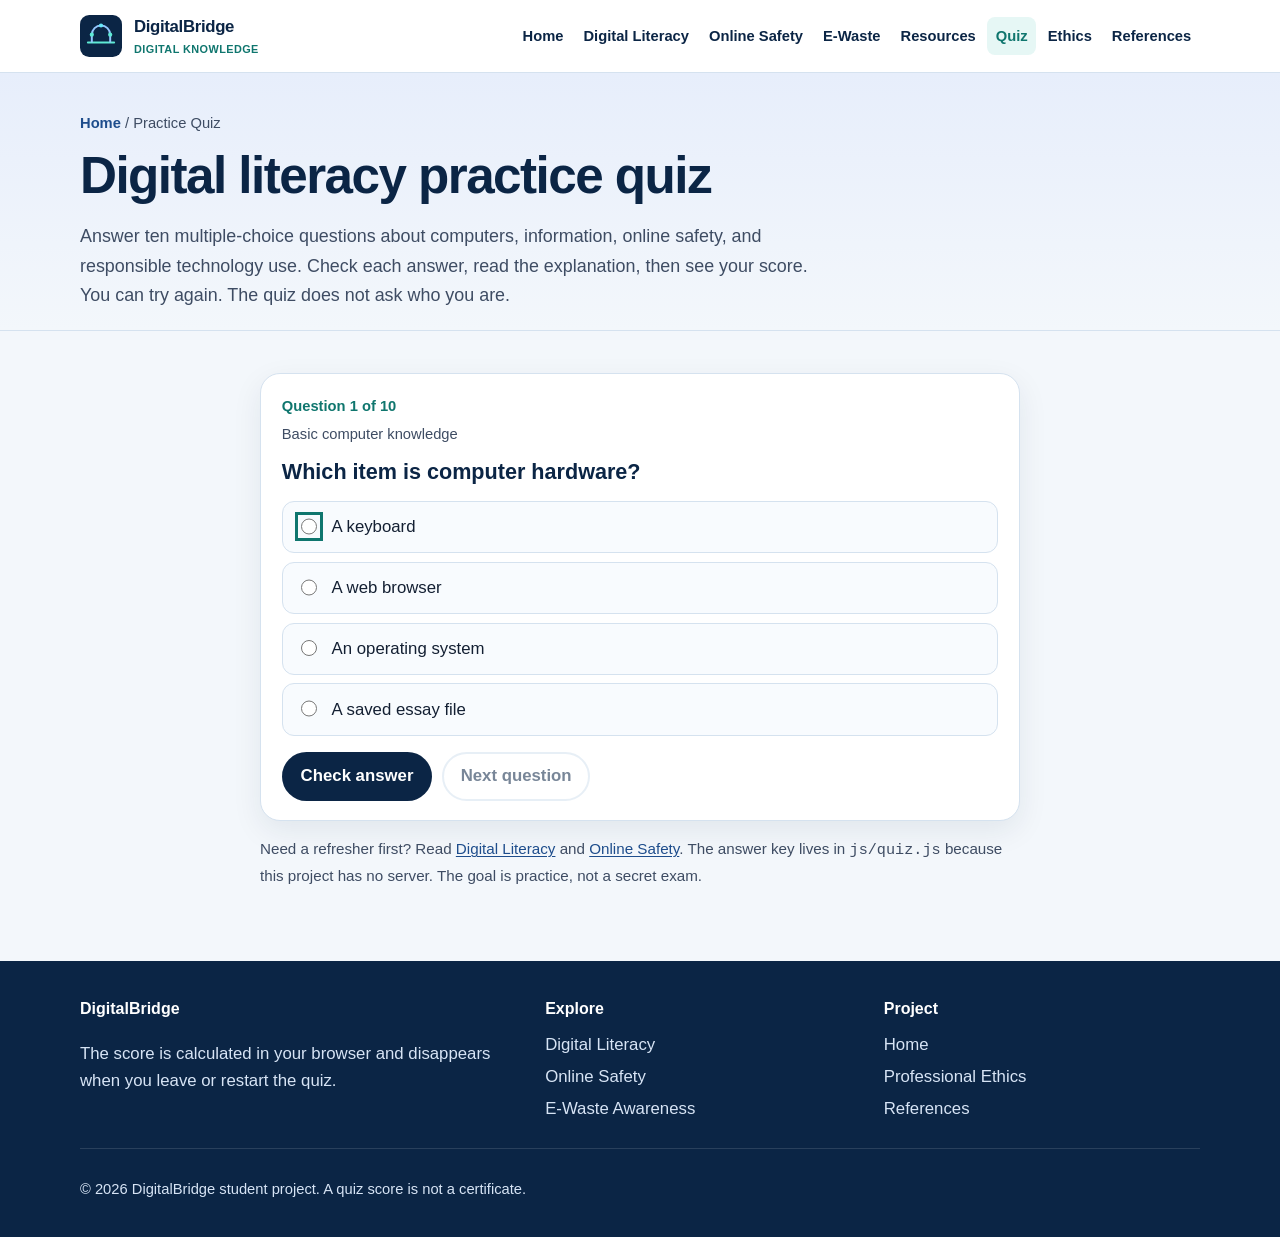
<file: digitalbridge/pages/quiz.html>
<!DOCTYPE html>
<html lang="en">
<head>
  <meta charset="utf-8">
  <meta name="viewport" content="width=device-width, initial-scale=1">
  <title>Practice Quiz | DigitalBridge</title>
  <meta name="description" content="A ten-question digital literacy and online safety quiz with feedback, explanations, a score, and a retry option. No account required.">
  <link rel="icon" href="../assets/icons/logo.svg" type="image/svg+xml">
  <link rel="stylesheet" href="../css/style.css">
  <link rel="stylesheet" href="../css/responsive.css">
</head>
<body class="page-quiz">
  <a class="skip-link" href="#main">Skip to content</a>
  <header class="site-header">
    <div class="wrap header-inner">
      <a class="brand" href="../index.html">
        <img src="../assets/icons/logo.svg" alt="" width="42" height="42">
        <span>DigitalBridge<small>Digital knowledge</small></span>
      </a>
      <button class="nav-toggle" type="button" aria-expanded="false" aria-controls="site-nav">
        <span class="nav-toggle-bars" aria-hidden="true"></span>
        Menu
      </button>
      <nav class="site-nav" id="site-nav" aria-label="Primary">
        <ul>
          <li><a href="../index.html">Home</a></li>
          <li><a href="digital-literacy.html">Digital Literacy</a></li>
          <li><a href="online-safety.html">Online Safety</a></li>
          <li><a href="e-waste.html">E-Waste</a></li>
          <li><a href="community-resources.html">Resources</a></li>
          <li><a href="quiz.html" aria-current="page">Quiz</a></li>
          <li><a href="ethics.html">Ethics</a></li>
          <li><a href="references.html">References</a></li>
        </ul>
      </nav>
    </div>
  </header>

  <main id="main">
    <header class="page-hero">
      <div class="wrap">
        <p class="crumbs"><a href="../index.html">Home</a> / Practice Quiz</p>
        <h1>Digital literacy practice quiz</h1>
        <p class="lede">Answer ten multiple-choice questions about computers, information, online safety, and responsible technology use. Check each answer, read the explanation, then see your score. You can try again. The quiz does not ask who you are.</p>
      </div>
    </header>

    <section>
      <div class="wrap quiz-shell">
        <div id="quiz-app" aria-live="polite"></div>
        <noscript>
          <p class="card">Turn on JavaScript to use the quiz. The lesson pages still work without it.</p>
        </noscript>
        <p class="note">Need a refresher first? Read <a href="digital-literacy.html">Digital Literacy</a> and <a href="online-safety.html">Online Safety</a>. The answer key lives in <code>js/quiz.js</code> because this project has no server. The goal is practice, not a secret exam.</p>
      </div>
    </section>
  </main>

  <footer class="site-footer">
    <div class="wrap footer-grid">
      <div>
        <h2>DigitalBridge</h2>
        <p>The score is calculated in your browser and disappears when you leave or restart the quiz.</p>
      </div>
      <div>
        <h2>Explore</h2>
        <ul>
          <li><a href="digital-literacy.html">Digital Literacy</a></li>
          <li><a href="online-safety.html">Online Safety</a></li>
          <li><a href="e-waste.html">E-Waste Awareness</a></li>
        </ul>
      </div>
      <div>
        <h2>Project</h2>
        <ul>
          <li><a href="../index.html">Home</a></li>
          <li><a href="ethics.html">Professional Ethics</a></li>
          <li><a href="references.html">References</a></li>
        </ul>
      </div>
    </div>
    <div class="wrap legal">
      <p>© 2026 DigitalBridge student project. A quiz score is not a certificate.</p>
    </div>
  </footer>
  <script src="../js/main.js"></script>
  <script src="../js/quiz.js"></script>
</body>
</html>
</file>
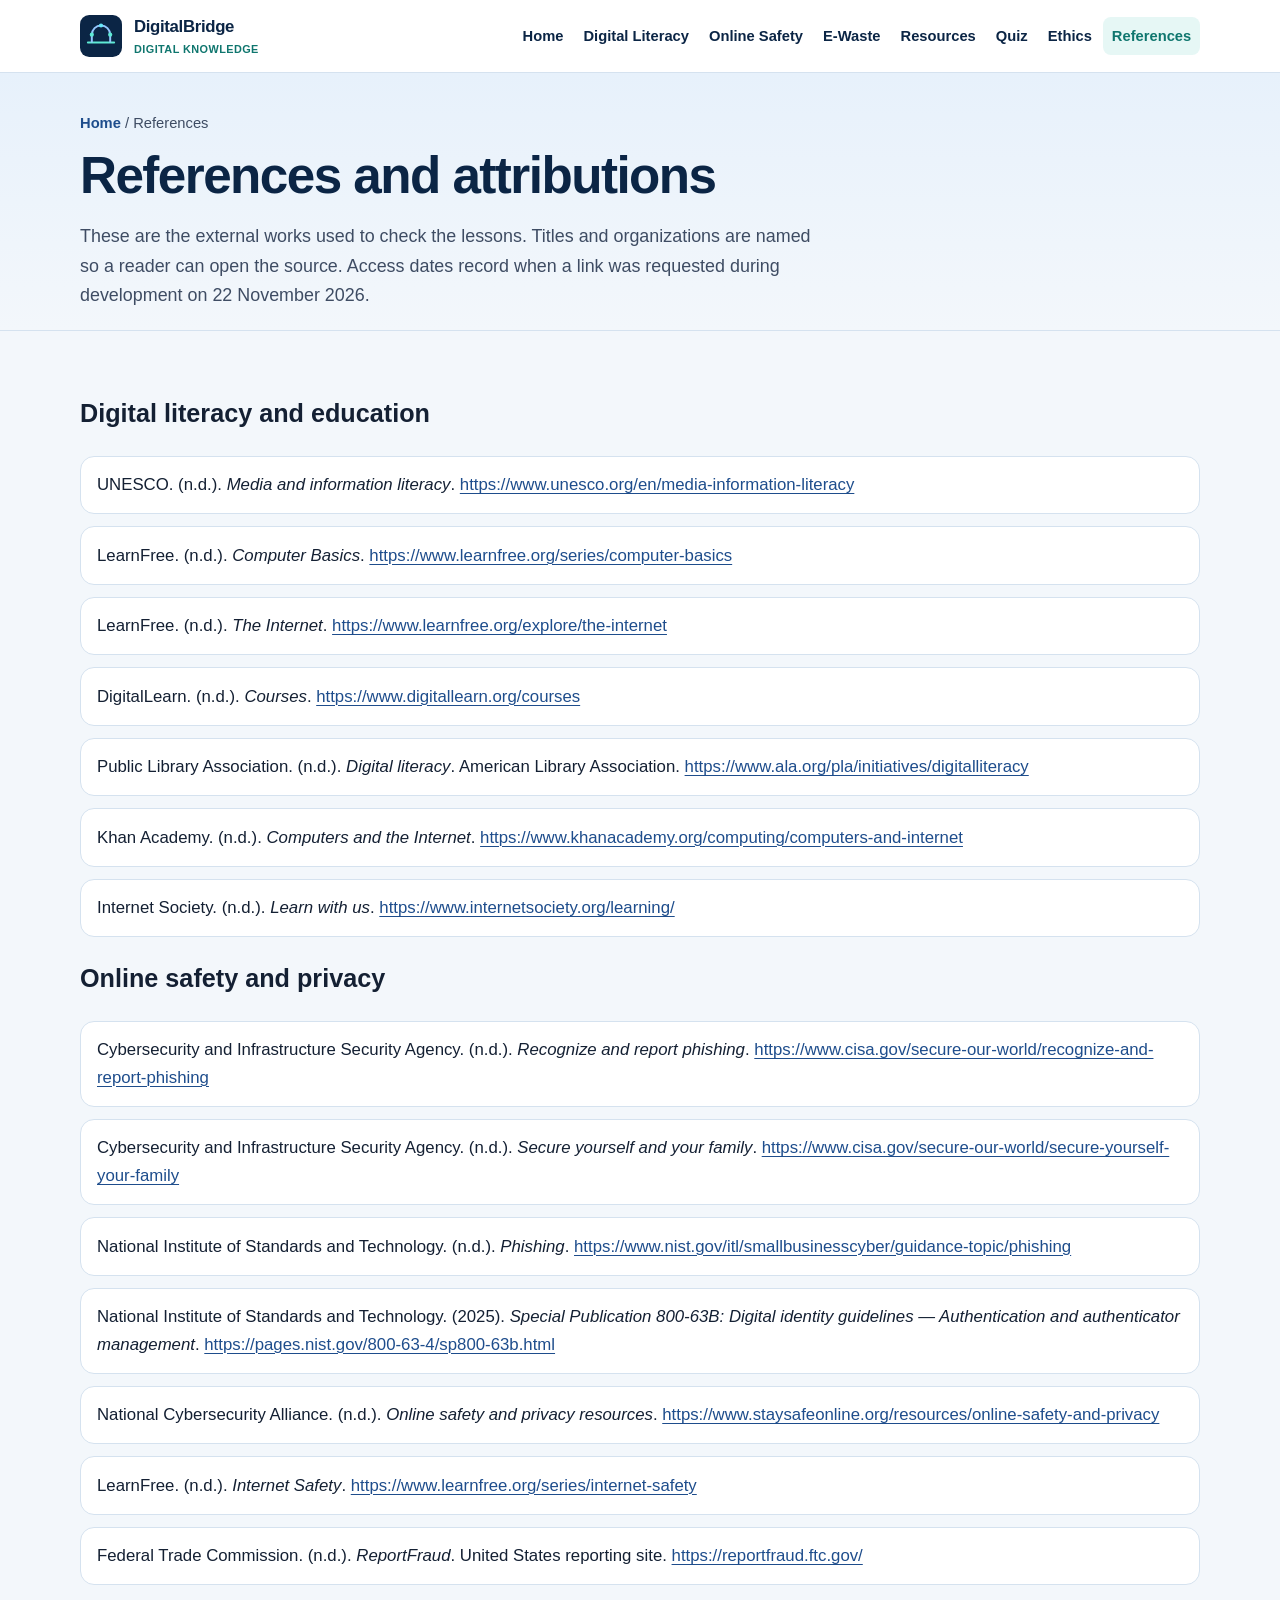
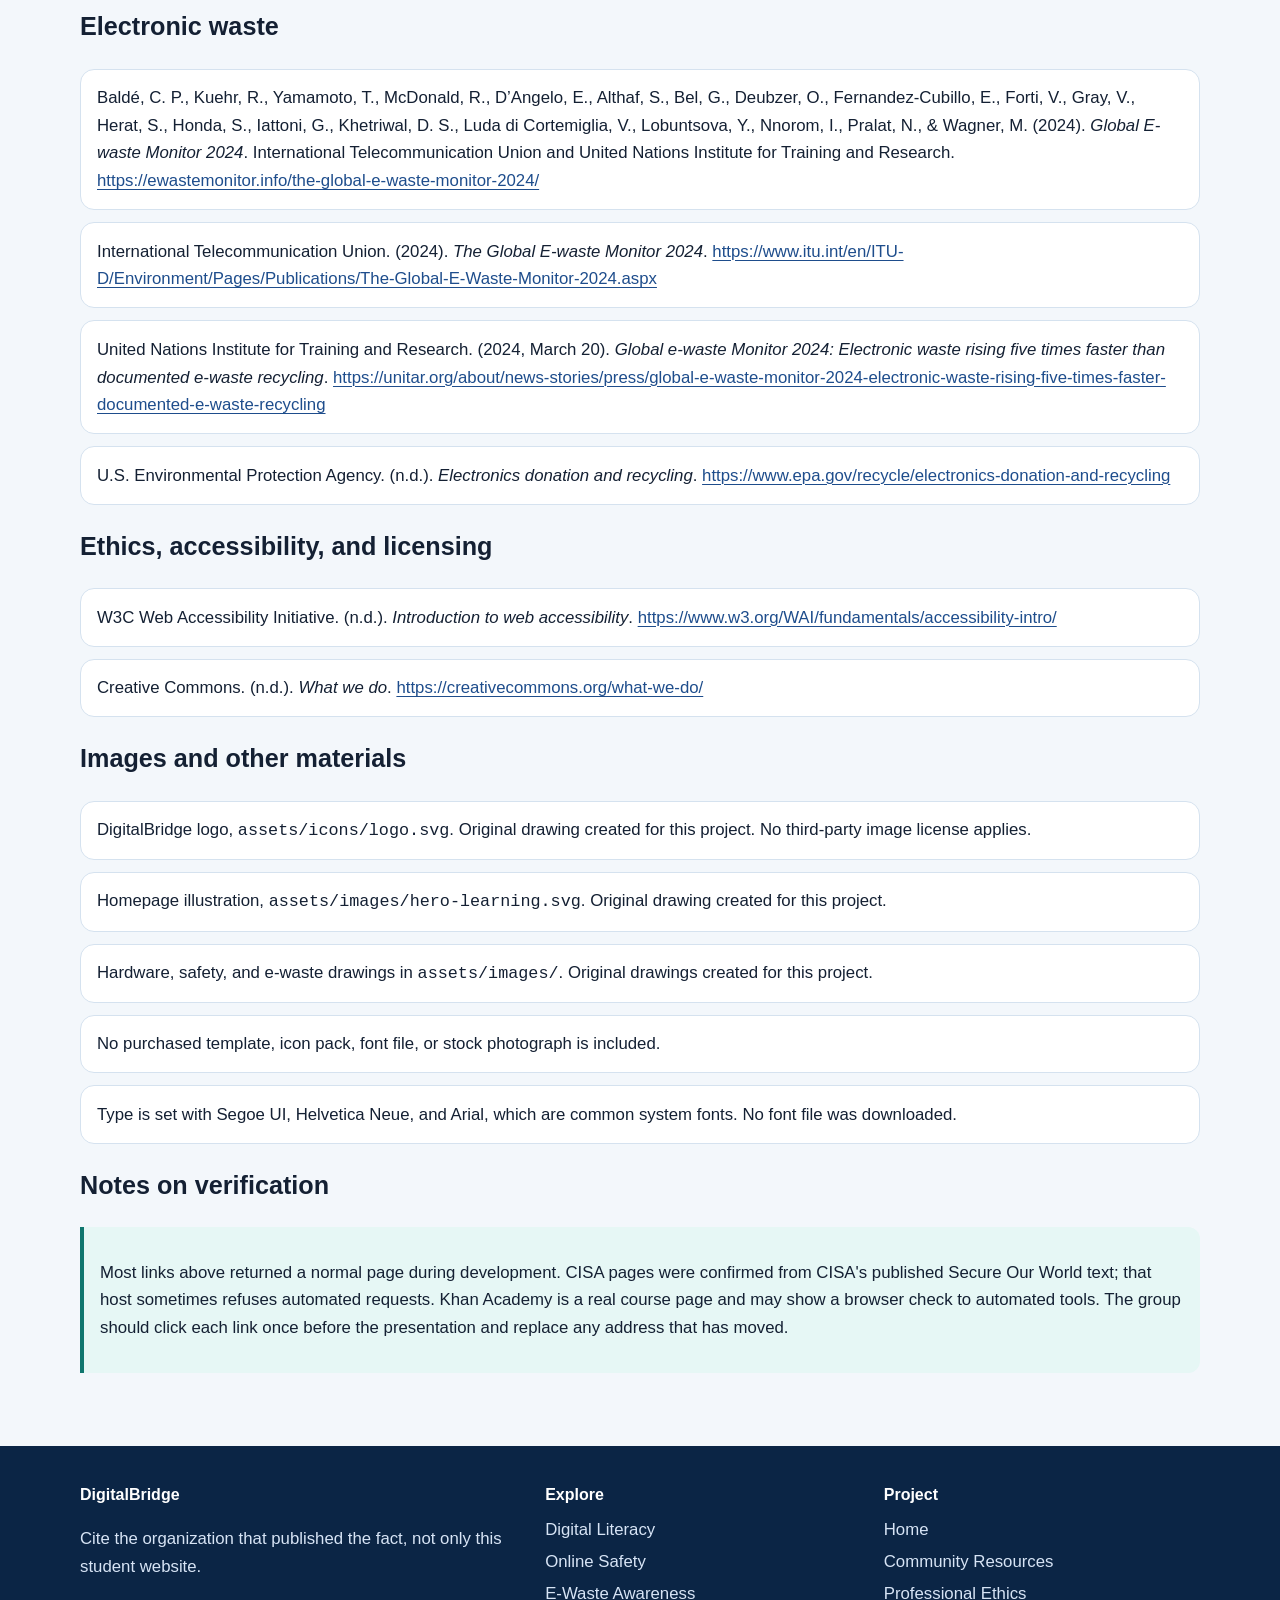
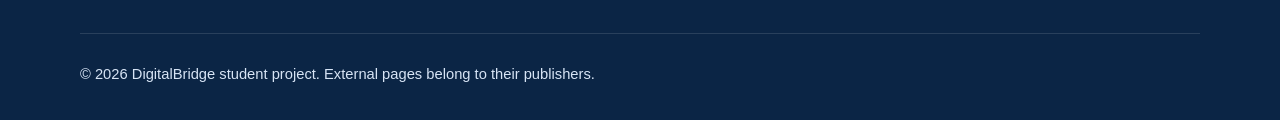
<file: digitalbridge/pages/references.html>
<!DOCTYPE html>
<html lang="en">
<head>
  <meta charset="utf-8">
  <meta name="viewport" content="width=device-width, initial-scale=1">
  <title>References | DigitalBridge</title>
  <meta name="description" content="Sources, organizations, and image credits for the DigitalBridge digital literacy website.">
  <link rel="icon" href="../assets/icons/logo.svg" type="image/svg+xml">
  <link rel="stylesheet" href="../css/style.css">
  <link rel="stylesheet" href="../css/responsive.css">
</head>
<body class="page-references">
  <a class="skip-link" href="#main">Skip to content</a>
  <header class="site-header">
    <div class="wrap header-inner">
      <a class="brand" href="../index.html">
        <img src="../assets/icons/logo.svg" alt="" width="42" height="42">
        <span>DigitalBridge<small>Digital knowledge</small></span>
      </a>
      <button class="nav-toggle" type="button" aria-expanded="false" aria-controls="site-nav">
        <span class="nav-toggle-bars" aria-hidden="true"></span>
        Menu
      </button>
      <nav class="site-nav" id="site-nav" aria-label="Primary">
        <ul>
          <li><a href="../index.html">Home</a></li>
          <li><a href="digital-literacy.html">Digital Literacy</a></li>
          <li><a href="online-safety.html">Online Safety</a></li>
          <li><a href="e-waste.html">E-Waste</a></li>
          <li><a href="community-resources.html">Resources</a></li>
          <li><a href="quiz.html">Quiz</a></li>
          <li><a href="ethics.html">Ethics</a></li>
          <li><a href="references.html" aria-current="page">References</a></li>
        </ul>
      </nav>
    </div>
  </header>

  <main id="main">
    <header class="page-hero">
      <div class="wrap">
        <p class="crumbs"><a href="../index.html">Home</a> / References</p>
        <h1>References and attributions</h1>
        <p class="lede">These are the external works used to check the lessons. Titles and organizations are named so a reader can open the source. Access dates record when a link was requested during development on 22 November 2026.</p>
      </div>
    </header>

    <section>
      <div class="wrap">
        <h2>Digital literacy and education</h2>
        <ul class="ref-list">
          <li>
            UNESCO. (n.d.). <em>Media and information literacy</em>.
            <a href="https://www.unesco.org/en/media-information-literacy" target="_blank" rel="noopener noreferrer">https://www.unesco.org/en/media-information-literacy</a>
          </li>
          <li>
            LearnFree. (n.d.). <em>Computer Basics</em>.
            <a href="https://www.learnfree.org/series/computer-basics" target="_blank" rel="noopener noreferrer">https://www.learnfree.org/series/computer-basics</a>
          </li>
          <li>
            LearnFree. (n.d.). <em>The Internet</em>.
            <a href="https://www.learnfree.org/explore/the-internet" target="_blank" rel="noopener noreferrer">https://www.learnfree.org/explore/the-internet</a>
          </li>
          <li>
            DigitalLearn. (n.d.). <em>Courses</em>.
            <a href="https://www.digitallearn.org/courses" target="_blank" rel="noopener noreferrer">https://www.digitallearn.org/courses</a>
          </li>
          <li>
            Public Library Association. (n.d.). <em>Digital literacy</em>. American Library Association.
            <a href="https://www.ala.org/pla/initiatives/digitalliteracy" target="_blank" rel="noopener noreferrer">https://www.ala.org/pla/initiatives/digitalliteracy</a>
          </li>
          <li>
            Khan Academy. (n.d.). <em>Computers and the Internet</em>.
            <a href="https://www.khanacademy.org/computing/computers-and-internet" target="_blank" rel="noopener noreferrer">https://www.khanacademy.org/computing/computers-and-internet</a>
          </li>
          <li>
            Internet Society. (n.d.). <em>Learn with us</em>.
            <a href="https://www.internetsociety.org/learning/" target="_blank" rel="noopener noreferrer">https://www.internetsociety.org/learning/</a>
          </li>
        </ul>

        <h2>Online safety and privacy</h2>
        <ul class="ref-list">
          <li>
            Cybersecurity and Infrastructure Security Agency. (n.d.). <em>Recognize and report phishing</em>.
            <a href="https://www.cisa.gov/secure-our-world/recognize-and-report-phishing" target="_blank" rel="noopener noreferrer">https://www.cisa.gov/secure-our-world/recognize-and-report-phishing</a>
          </li>
          <li>
            Cybersecurity and Infrastructure Security Agency. (n.d.). <em>Secure yourself and your family</em>.
            <a href="https://www.cisa.gov/secure-our-world/secure-yourself-your-family" target="_blank" rel="noopener noreferrer">https://www.cisa.gov/secure-our-world/secure-yourself-your-family</a>
          </li>
          <li>
            National Institute of Standards and Technology. (n.d.). <em>Phishing</em>.
            <a href="https://www.nist.gov/itl/smallbusinesscyber/guidance-topic/phishing" target="_blank" rel="noopener noreferrer">https://www.nist.gov/itl/smallbusinesscyber/guidance-topic/phishing</a>
          </li>
          <li>
            National Institute of Standards and Technology. (2025). <em>Special Publication 800-63B: Digital identity guidelines — Authentication and authenticator management</em>.
            <a href="https://pages.nist.gov/800-63-4/sp800-63b.html" target="_blank" rel="noopener noreferrer">https://pages.nist.gov/800-63-4/sp800-63b.html</a>
          </li>
          <li>
            National Cybersecurity Alliance. (n.d.). <em>Online safety and privacy resources</em>.
            <a href="https://www.staysafeonline.org/resources/online-safety-and-privacy" target="_blank" rel="noopener noreferrer">https://www.staysafeonline.org/resources/online-safety-and-privacy</a>
          </li>
          <li>
            LearnFree. (n.d.). <em>Internet Safety</em>.
            <a href="https://www.learnfree.org/series/internet-safety" target="_blank" rel="noopener noreferrer">https://www.learnfree.org/series/internet-safety</a>
          </li>
          <li>
            Federal Trade Commission. (n.d.). <em>ReportFraud</em>. United States reporting site.
            <a href="https://reportfraud.ftc.gov/" target="_blank" rel="noopener noreferrer">https://reportfraud.ftc.gov/</a>
          </li>
        </ul>

        <h2>Electronic waste</h2>
        <ul class="ref-list">
          <li>
            Baldé, C. P., Kuehr, R., Yamamoto, T., McDonald, R., D’Angelo, E., Althaf, S., Bel, G., Deubzer, O., Fernandez-Cubillo, E., Forti, V., Gray, V., Herat, S., Honda, S., Iattoni, G., Khetriwal, D. S., Luda di Cortemiglia, V., Lobuntsova, Y., Nnorom, I., Pralat, N., &amp; Wagner, M. (2024). <em>Global E-waste Monitor 2024</em>. International Telecommunication Union and United Nations Institute for Training and Research.
            <a href="https://ewastemonitor.info/the-global-e-waste-monitor-2024/" target="_blank" rel="noopener noreferrer">https://ewastemonitor.info/the-global-e-waste-monitor-2024/</a>
          </li>
          <li>
            International Telecommunication Union. (2024). <em>The Global E-waste Monitor 2024</em>.
            <a href="https://www.itu.int/en/ITU-D/Environment/Pages/Publications/The-Global-E-Waste-Monitor-2024.aspx" target="_blank" rel="noopener noreferrer">https://www.itu.int/en/ITU-D/Environment/Pages/Publications/The-Global-E-Waste-Monitor-2024.aspx</a>
          </li>
          <li>
            United Nations Institute for Training and Research. (2024, March 20). <em>Global e-waste Monitor 2024: Electronic waste rising five times faster than documented e-waste recycling</em>.
            <a href="https://unitar.org/about/news-stories/press/global-e-waste-monitor-2024-electronic-waste-rising-five-times-faster-documented-e-waste-recycling" target="_blank" rel="noopener noreferrer">https://unitar.org/about/news-stories/press/global-e-waste-monitor-2024-electronic-waste-rising-five-times-faster-documented-e-waste-recycling</a>
          </li>
          <li>
            U.S. Environmental Protection Agency. (n.d.). <em>Electronics donation and recycling</em>.
            <a href="https://www.epa.gov/recycle/electronics-donation-and-recycling" target="_blank" rel="noopener noreferrer">https://www.epa.gov/recycle/electronics-donation-and-recycling</a>
          </li>
        </ul>

        <h2>Ethics, accessibility, and licensing</h2>
        <ul class="ref-list">
          <li>
            W3C Web Accessibility Initiative. (n.d.). <em>Introduction to web accessibility</em>.
            <a href="https://www.w3.org/WAI/fundamentals/accessibility-intro/" target="_blank" rel="noopener noreferrer">https://www.w3.org/WAI/fundamentals/accessibility-intro/</a>
          </li>
          <li>
            Creative Commons. (n.d.). <em>What we do</em>.
            <a href="https://creativecommons.org/what-we-do/" target="_blank" rel="noopener noreferrer">https://creativecommons.org/what-we-do/</a>
          </li>
        </ul>

        <h2>Images and other materials</h2>
        <ul class="ref-list">
          <li>DigitalBridge logo, <code>assets/icons/logo.svg</code>. Original drawing created for this project. No third-party image license applies.</li>
          <li>Homepage illustration, <code>assets/images/hero-learning.svg</code>. Original drawing created for this project.</li>
          <li>Hardware, safety, and e-waste drawings in <code>assets/images/</code>. Original drawings created for this project.</li>
          <li>No purchased template, icon pack, font file, or stock photograph is included.</li>
          <li>Type is set with Segoe UI, Helvetica Neue, and Arial, which are common system fonts. No font file was downloaded.</li>
        </ul>

        <h2>Notes on verification</h2>
        <div class="callout">
          <p>Most links above returned a normal page during development. CISA pages were confirmed from CISA's published Secure Our World text; that host sometimes refuses automated requests. Khan Academy is a real course page and may show a browser check to automated tools. The group should click each link once before the presentation and replace any address that has moved.</p>
        </div>
      </div>
    </section>
  </main>

  <footer class="site-footer">
    <div class="wrap footer-grid">
      <div>
        <h2>DigitalBridge</h2>
        <p>Cite the organization that published the fact, not only this student website.</p>
      </div>
      <div>
        <h2>Explore</h2>
        <ul>
          <li><a href="digital-literacy.html">Digital Literacy</a></li>
          <li><a href="online-safety.html">Online Safety</a></li>
          <li><a href="e-waste.html">E-Waste Awareness</a></li>
        </ul>
      </div>
      <div>
        <h2>Project</h2>
        <ul>
          <li><a href="../index.html">Home</a></li>
          <li><a href="community-resources.html">Community Resources</a></li>
          <li><a href="ethics.html">Professional Ethics</a></li>
        </ul>
      </div>
    </div>
    <div class="wrap legal">
      <p>© 2026 DigitalBridge student project. External pages belong to their publishers.</p>
    </div>
  </footer>
  <script src="../js/main.js"></script>
</body>
</html>
</file>
<file: digitalbridge/css/style.css>
/* DigitalBridge design system
   Colors: navy, blue, teal, white, light blue.
   Shared by every page. Page-specific layouts use body classes. */

:root {
  --navy: #0b2545;
  --navy-deep: #07182e;
  --blue: #1e4d8c;
  --blue-bright: #2563eb;
  --teal: #0f766e;
  --teal-soft: #e6f7f5;
  --cyan: #0e7490;
  --bg: #f3f7fb;
  --paper: #ffffff;
  --ink: #142033;
  --muted: #3e4c63;
  --line: #d5e2ef;
  --focus: #0f766e;
  --ok: #166534;
  --ok-bg: #ecfdf3;
  --bad: #9f1239;
  --bad-bg: #fff1f2;
  --warn-bg: #fff7ed;
  --warn-line: #fdba74;
  --shadow: 0 10px 30px rgba(11, 37, 69, 0.08);
  --radius: 16px;
  --header-h: 4.5rem;
  --max: 1120px;
  --font: "Segoe UI", "Helvetica Neue", Arial, sans-serif;
}

*,
*::before,
*::after {
  box-sizing: border-box;
}

html {
  scroll-behavior: smooth;
}

body {
  margin: 0;
  font-family: var(--font);
  color: var(--ink);
  background: var(--bg);
  line-height: 1.65;
  font-size: 1.05rem;
}

img,
svg {
  max-width: 100%;
  height: auto;
  display: block;
}

a {
  color: var(--blue);
  text-decoration-thickness: 1px;
  text-underline-offset: 0.15em;
}

a:hover {
  color: var(--teal);
}

.skip-link {
  position: absolute;
  left: 1rem;
  top: -3rem;
  background: var(--paper);
  color: var(--navy);
  padding: 0.6rem 0.9rem;
  border-radius: 8px;
  z-index: 100;
  font-weight: 700;
}

.skip-link:focus {
  top: 0.75rem;
}

:focus-visible {
  outline: 3px solid var(--focus);
  outline-offset: 3px;
}

.wrap {
  width: min(var(--max), calc(100% - 2rem));
  margin-inline: auto;
}

.sr-only {
  position: absolute;
  width: 1px;
  height: 1px;
  padding: 0;
  margin: -1px;
  overflow: hidden;
  clip: rect(0, 0, 0, 0);
  white-space: nowrap;
  border: 0;
}

/* Header and navigation */

.site-header {
  position: sticky;
  top: 0;
  z-index: 20;
  background: rgba(255, 255, 255, 0.96);
  border-bottom: 1px solid var(--line);
  backdrop-filter: blur(8px);
}

.header-inner {
  min-height: var(--header-h);
  display: flex;
  align-items: center;
  justify-content: space-between;
  gap: 1rem;
}

.brand {
  display: flex;
  align-items: center;
  gap: 0.75rem;
  color: var(--navy);
  text-decoration: none;
  font-weight: 800;
  letter-spacing: -0.02em;
}

.brand img {
  width: 42px;
  height: 42px;
}

.brand small {
  display: block;
  font-weight: 600;
  color: var(--teal);
  letter-spacing: 0.04em;
  font-size: 0.68rem;
  text-transform: uppercase;
}

.nav-toggle {
  display: none;
  align-items: center;
  gap: 0.45rem;
  border: 1px solid var(--line);
  background: var(--paper);
  color: var(--navy);
  border-radius: 999px;
  padding: 0.45rem 0.8rem;
  font: inherit;
  font-weight: 700;
  cursor: pointer;
}

.nav-toggle-bars,
.nav-toggle-bars::before,
.nav-toggle-bars::after {
  display: block;
  width: 1rem;
  height: 2px;
  background: var(--navy);
  content: "";
  position: relative;
}

.nav-toggle-bars::before {
  position: absolute;
  top: -5px;
}

.nav-toggle-bars::after {
  position: absolute;
  top: 5px;
}

.site-nav ul {
  display: flex;
  flex-wrap: wrap;
  gap: 0.2rem 0.15rem;
  list-style: none;
  margin: 0;
  padding: 0;
  justify-content: flex-end;
}

.site-nav a {
  display: inline-block;
  color: var(--navy);
  text-decoration: none;
  font-size: 0.92rem;
  font-weight: 650;
  padding: 0.4rem 0.55rem;
  border-radius: 8px;
}

.site-nav a:hover,
.site-nav a[aria-current="page"] {
  background: var(--teal-soft);
  color: var(--teal);
}

.site-nav a[aria-current="page"] {
  font-weight: 800;
}

/* Hero */

.hero {
  background:
    radial-gradient(circle at 85% 0%, rgba(20, 184, 166, 0.25), transparent 36%),
    linear-gradient(155deg, var(--navy-deep), var(--navy) 58%, #16375f);
  color: #f8fbff;
  padding: 4.2rem 0 3.6rem;
}

.hero-grid {
  display: grid;
  grid-template-columns: 1.15fr 0.85fr;
  gap: 2.5rem;
  align-items: center;
}

.kicker {
  margin: 0 0 0.6rem;
  color: #5eead4;
  font-size: 0.78rem;
  font-weight: 800;
  letter-spacing: 0.14em;
  text-transform: uppercase;
}

.hero h1,
.page-hero h1 {
  font-size: clamp(2rem, 4vw, 3.3rem);
  line-height: 1.12;
  letter-spacing: -0.03em;
  margin: 0 0 0.8rem;
}

.hero p,
.lede {
  font-size: 1.12rem;
  color: #d7e4f5;
}

.hero .lede {
  margin-top: 0;
}

.actions {
  display: flex;
  flex-wrap: wrap;
  gap: 0.75rem;
  margin-top: 1.4rem;
}

.btn {
  display: inline-flex;
  align-items: center;
  justify-content: center;
  min-height: 44px;
  padding: 0.55rem 1.05rem;
  border-radius: 999px;
  border: 2px solid transparent;
  font: inherit;
  font-weight: 750;
  text-decoration: none;
  cursor: pointer;
}

.btn-primary {
  background: #14b8a6;
  color: #042f2e;
}

.btn-primary:hover {
  background: #2dd4bf;
  color: #042f2e;
}

.btn-ghost {
  background: transparent;
  color: #f8fbff;
  border-color: rgba(255, 255, 255, 0.55);
}

.btn-ghost:hover {
  background: rgba(255, 255, 255, 0.1);
  color: #ffffff;
}

.btn-navy {
  background: var(--navy);
  color: #ffffff;
}

.btn-navy:hover {
  background: var(--blue);
  color: #ffffff;
}

.btn-line {
  background: var(--paper);
  color: var(--navy);
  border-color: var(--line);
}

.btn-line:hover {
  border-color: var(--teal);
  color: var(--teal);
}

.btn[disabled] {
  opacity: 0.55;
  cursor: not-allowed;
}

.hero-figure {
  background: rgba(255, 255, 255, 0.06);
  border: 1px solid rgba(255, 255, 255, 0.14);
  border-radius: 24px;
  padding: 1rem;
}

.hero-figure img {
  width: 100%;
}

.promise-row {
  display: grid;
  grid-template-columns: repeat(3, 1fr);
  gap: 0.8rem;
  margin-top: 1.8rem;
}

.promise {
  background: rgba(255, 255, 255, 0.08);
  border: 1px solid rgba(255, 255, 255, 0.12);
  border-radius: 12px;
  padding: 0.8rem 0.9rem;
}

.promise strong {
  display: block;
  font-size: 0.95rem;
}

.promise span {
  color: #d7e4f5;
  font-size: 0.92rem;
}

/* Inner page hero */

.page-hero {
  background:
    linear-gradient(180deg, #e7f1fb 0%, var(--bg) 100%);
  padding: 2.4rem 0 1.2rem;
  border-bottom: 1px solid var(--line);
}

.page-hero h1 {
  color: var(--navy);
}

.page-hero .lede {
  color: var(--muted);
  max-width: 46rem;
  margin-bottom: 0;
}

.crumbs {
  margin: 0 0 0.7rem;
  color: var(--muted);
  font-size: 0.92rem;
}

.crumbs a {
  color: var(--blue);
  text-decoration: none;
  font-weight: 700;
}

.page-safety .page-hero {
  background: linear-gradient(180deg, #e5f6f4 0%, var(--bg) 100%);
}

.page-ewaste .page-hero {
  background: linear-gradient(180deg, #e8f4ea 0%, var(--bg) 100%);
}

.page-quiz .page-hero {
  background: linear-gradient(180deg, #e7eefb 0%, var(--bg) 100%);
}

/* Sections and cards */

section {
  padding: 2.6rem 0;
}

.section-head {
  max-width: 44rem;
  margin-bottom: 1.3rem;
}

.section-head h2,
.prose h2,
.lesson h2 {
  color: var(--navy);
  letter-spacing: -0.02em;
  line-height: 1.2;
  margin: 0 0 0.45rem;
  font-size: clamp(1.5rem, 2.4vw, 2rem);
}

.section-label {
  margin: 0 0 0.35rem;
  color: var(--teal);
  font-size: 0.78rem;
  font-weight: 800;
  letter-spacing: 0.12em;
  text-transform: uppercase;
}

.grid-2,
.grid-3,
.grid-4 {
  display: grid;
  gap: 1rem;
}

.grid-2 { grid-template-columns: repeat(2, 1fr); }
.grid-3 { grid-template-columns: repeat(3, 1fr); }
.grid-4 { grid-template-columns: repeat(4, 1fr); }

.card {
  background: var(--paper);
  border: 1px solid var(--line);
  border-radius: var(--radius);
  padding: 1.2rem 1.25rem 1.15rem;
  box-shadow: var(--shadow);
}

.card h3,
.prose h3 {
  margin: 0.2rem 0 0.4rem;
  color: var(--navy);
  font-size: 1.15rem;
  line-height: 1.3;
}

.card p:last-child,
.prose p:last-child {
  margin-bottom: 0;
}

.card .icon-badge {
  width: 46px;
  height: 46px;
  border-radius: 12px;
  display: grid;
  place-items: center;
  background: var(--teal-soft);
  color: var(--teal);
  margin-bottom: 0.7rem;
}

.card a.more {
  font-weight: 750;
}

.panel {
  background: var(--paper);
  border: 1px solid var(--line);
  border-radius: 20px;
  padding: 1.3rem;
}

.split {
  display: grid;
  grid-template-columns: 1.1fr 0.9fr;
  gap: 1rem;
  align-items: stretch;
}

.callout {
  border-left: 4px solid var(--teal);
  background: var(--teal-soft);
  border-radius: 0 12px 12px 0;
  padding: 0.9rem 1rem;
  margin: 1rem 0;
}

.callout strong {
  color: var(--navy);
}

.audience {
  display: flex;
  flex-wrap: wrap;
  gap: 0.5rem;
  margin: 0.8rem 0 0;
  padding: 0;
  list-style: none;
}

.audience li {
  background: var(--paper);
  border: 1px solid var(--line);
  border-radius: 999px;
  padding: 0.35rem 0.75rem;
  font-weight: 650;
  color: var(--navy);
}

/* Lessons */

.layout {
  display: grid;
  grid-template-columns: 230px 1fr;
  gap: 1.5rem;
  align-items: start;
}

.toc {
  position: sticky;
  top: calc(var(--header-h) + 0.8rem);
  background: var(--paper);
  border: 1px solid var(--line);
  border-radius: 14px;
  padding: 0.9rem;
}

.toc p {
  margin: 0 0 0.4rem;
  font-size: 0.78rem;
  font-weight: 800;
  letter-spacing: 0.08em;
  text-transform: uppercase;
  color: var(--teal);
}

.toc ol {
  margin: 0;
  padding-left: 1.15rem;
}

.toc a {
  text-decoration: none;
  font-weight: 650;
}

.lesson + .lesson {
  margin-top: 1.6rem;
  padding-top: 1.4rem;
  border-top: 1px solid var(--line);
}

.lesson h2 {
  scroll-margin-top: calc(var(--header-h) + 0.6rem);
}

.steps,
.plain-list {
  margin: 0.4rem 0 0;
  padding-left: 1.2rem;
}

.steps li,
.plain-list li {
  margin: 0.35rem 0;
}

.two-col-text {
  display: grid;
  grid-template-columns: 1fr 1fr;
  gap: 1rem;
}

.media-row {
  display: grid;
  grid-template-columns: 180px 1fr;
  gap: 1rem;
  align-items: center;
  background: var(--paper);
  border: 1px solid var(--line);
  border-radius: 16px;
  padding: 0.8rem;
  margin: 0.8rem 0 0.2rem;
}

.media-row img {
  width: 100%;
}

.scenario {
  background: var(--warn-bg);
  border: 1px solid var(--warn-line);
  border-radius: 14px;
  padding: 1rem 1.05rem;
  margin: 0.8rem 0;
}

.scenario h3 {
  margin-top: 0;
}

.do-avoid {
  display: grid;
  grid-template-columns: 1fr 1fr;
  gap: 0.8rem;
}

.do-avoid h3 {
  margin-top: 0;
}

.do {
  background: var(--ok-bg);
  border-radius: 14px;
  padding: 0.9rem 1rem;
}

.avoid {
  background: var(--bad-bg);
  border-radius: 14px;
  padding: 0.9rem 1rem;
}

.do h3 { color: var(--ok); }
.avoid h3 { color: var(--bad); }

/* Resources */

.resource {
  display: flex;
  flex-direction: column;
  gap: 0.35rem;
  height: 100%;
}

.tag {
  align-self: flex-start;
  background: #e7f1fb;
  color: var(--blue);
  font-size: 0.75rem;
  font-weight: 800;
  letter-spacing: 0.04em;
  text-transform: uppercase;
  border-radius: 999px;
  padding: 0.2rem 0.55rem;
}

.meta {
  color: var(--muted);
  font-size: 0.95rem;
  margin: 0;
}

/* Ethics */

.principle {
  display: grid;
  grid-template-columns: 180px 1fr;
  gap: 1rem;
  background: var(--paper);
  border: 1px solid var(--line);
  border-radius: 16px;
  padding: 1.1rem 1.15rem;
  margin-bottom: 0.85rem;
}

.principle h2 {
  margin: 0;
  font-size: 1.2rem;
  color: var(--navy);
}

.principle h3 {
  margin: 0 0 0.25rem;
  font-size: 0.95rem;
  color: var(--teal);
}

/* References */

.ref-list {
  list-style: none;
  margin: 0;
  padding: 0;
  display: grid;
  gap: 0.75rem;
}

.ref-list li {
  background: var(--paper);
  border: 1px solid var(--line);
  border-radius: 14px;
  padding: 0.9rem 1rem;
}

.ref-list a {
  overflow-wrap: anywhere;
}

/* Quiz */

.quiz-shell {
  max-width: 760px;
  margin: 0 auto;
}

.quiz-card {
  background: var(--paper);
  border: 1px solid var(--line);
  border-radius: 20px;
  box-shadow: var(--shadow);
  padding: 1.3rem 1.3rem 1.2rem;
}

.quiz-progress {
  margin: 0;
  color: var(--teal);
  font-weight: 800;
  font-size: 0.92rem;
}

.quiz-topic {
  margin: 0.2rem 0 0;
  color: var(--muted);
  font-size: 0.92rem;
}

#quiz-question {
  margin: 0.7rem 0 0.9rem;
  color: var(--navy);
  font-size: 1.35rem;
  line-height: 1.35;
}

.choices {
  display: grid;
  gap: 0.55rem;
}

.choice {
  display: flex;
  gap: 0.7rem;
  align-items: flex-start;
  border: 1px solid var(--line);
  border-radius: 12px;
  padding: 0.7rem 0.8rem;
  cursor: pointer;
  background: #f8fbfe;
}

.choice:hover {
  border-color: #93c5fd;
}

.choice input {
  margin-top: 0.3rem;
  width: 1.05rem;
  height: 1.05rem;
  accent-color: var(--teal);
}

.quiz-actions {
  display: flex;
  flex-wrap: wrap;
  gap: 0.6rem;
  margin-top: 1rem;
}

.feedback {
  margin: 0.9rem 0 0;
  border-radius: 12px;
  padding: 0.8rem 0.9rem;
}

.feedback.is-correct {
  background: var(--ok-bg);
  color: #14532d;
}

.feedback.is-incorrect {
  background: var(--bad-bg);
  color: #881337;
}

.score-number {
  font-size: 2.4rem;
  margin: 0.2rem 0;
  color: var(--navy);
  letter-spacing: -0.03em;
}

.review-item {
  border-top: 1px solid var(--line);
  padding: 0.75rem 0;
}

.review-item p {
  margin: 0.25rem 0;
}

.note {
  color: var(--muted);
  font-size: 0.95rem;
}

/* Footer */

.site-footer {
  background: var(--navy);
  color: #d7e4f5;
  padding: 2.2rem 0 1.4rem;
  margin-top: 1rem;
}

.footer-grid {
  display: grid;
  grid-template-columns: 1.4fr 1fr 1fr;
  gap: 1.4rem;
}

.site-footer h2 {
  color: #ffffff;
  font-size: 1rem;
  margin: 0 0 0.5rem;
}

.site-footer a {
  color: #d7e4f5;
  text-decoration: none;
}

.site-footer a:hover {
  color: #5eead4;
}

.site-footer ul {
  list-style: none;
  margin: 0;
  padding: 0;
}

.site-footer li {
  margin: 0.28rem 0;
}

.legal {
  margin-top: 1.3rem;
  padding-top: 0.8rem;
  border-top: 1px solid rgba(255, 255, 255, 0.12);
  font-size: 0.92rem;
}

noscript .noscript-note {
  background: #fff7ed;
  color: var(--ink);
  padding: 0.7rem 1rem;
  border-bottom: 1px solid var(--warn-line);
}
</file>
<file: digitalbridge/css/responsive.css>
/* Breakpoints for tablet and phone.
   The navigation stays usable without JavaScript:
   main.js adds .is-enhanced only after it loads. */

@media (max-width: 1040px) {
  .site-header.is-enhanced .nav-toggle {
    display: inline-flex;
  }

  .site-header.is-enhanced .site-nav {
    display: none;
    position: absolute;
    left: 0;
    right: 0;
    top: var(--header-h);
    background: #ffffff;
    border-bottom: 1px solid var(--line);
    padding: 0.6rem 1rem 1rem;
    box-shadow: var(--shadow);
  }

  .site-header.is-enhanced .site-nav.is-open {
    display: block;
  }

  .site-nav ul {
    flex-direction: column;
    align-items: stretch;
  }

  .site-nav a {
    padding: 0.7rem 0.5rem;
  }

  .hero-grid,
  .split,
  .layout,
  .grid-3,
  .grid-4,
  .footer-grid,
  .principle {
    grid-template-columns: 1fr;
  }

  .toc {
    position: static;
  }

  .promise-row,
  .grid-2,
  .do-avoid,
  .two-col-text {
    grid-template-columns: 1fr;
  }
}

@media (max-width: 720px) {
  .hero {
    padding: 2.6rem 0 2.2rem;
  }

  .media-row {
    grid-template-columns: 1fr;
  }

  .header-inner {
    min-height: 4rem;
  }

  .wrap {
    width: min(var(--max), calc(100% - 1.4rem));
  }

  .card,
  .quiz-card,
  .panel {
    padding: 1rem;
  }

  #quiz-question {
    font-size: 1.18rem;
  }
}

@media (prefers-reduced-motion: reduce) {
  html {
    scroll-behavior: auto;
  }

  *,
  *::before,
  *::after {
    animation: none !important;
    transition: none !important;
  }
}
</file>
